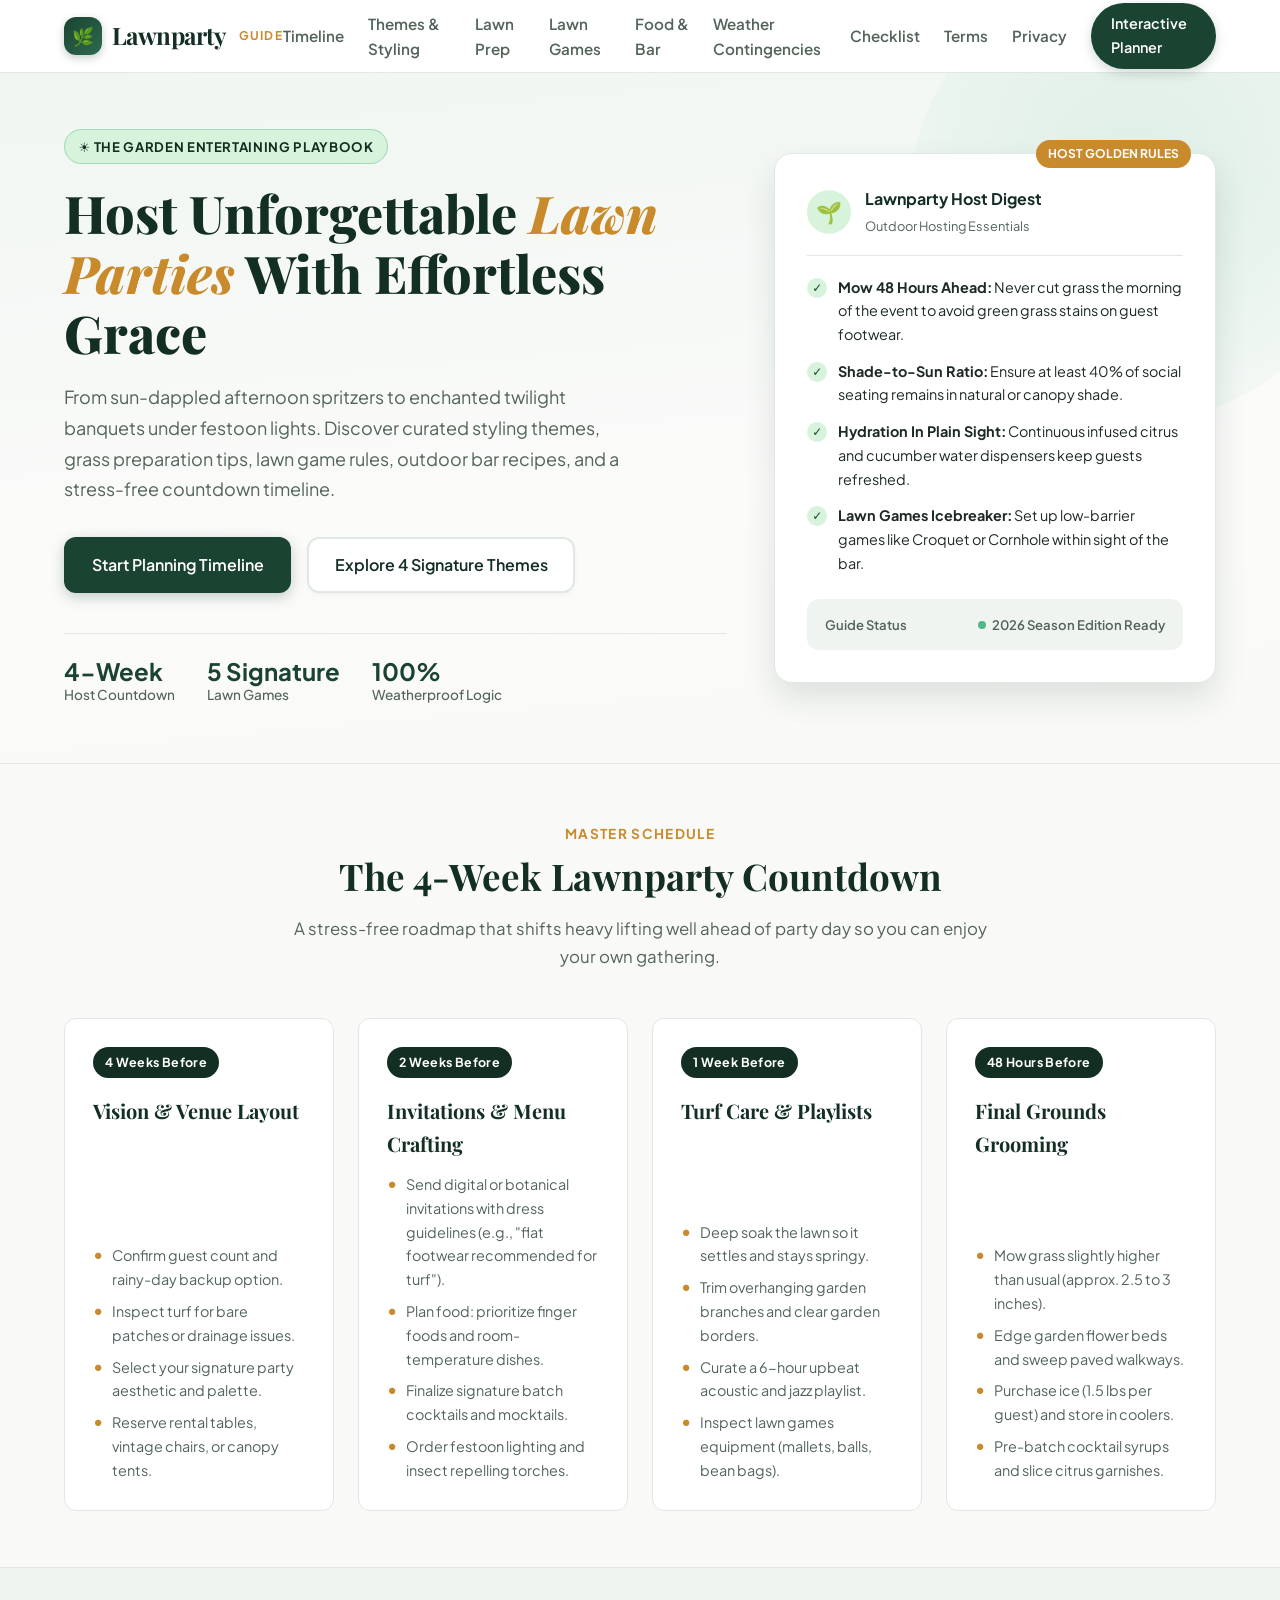
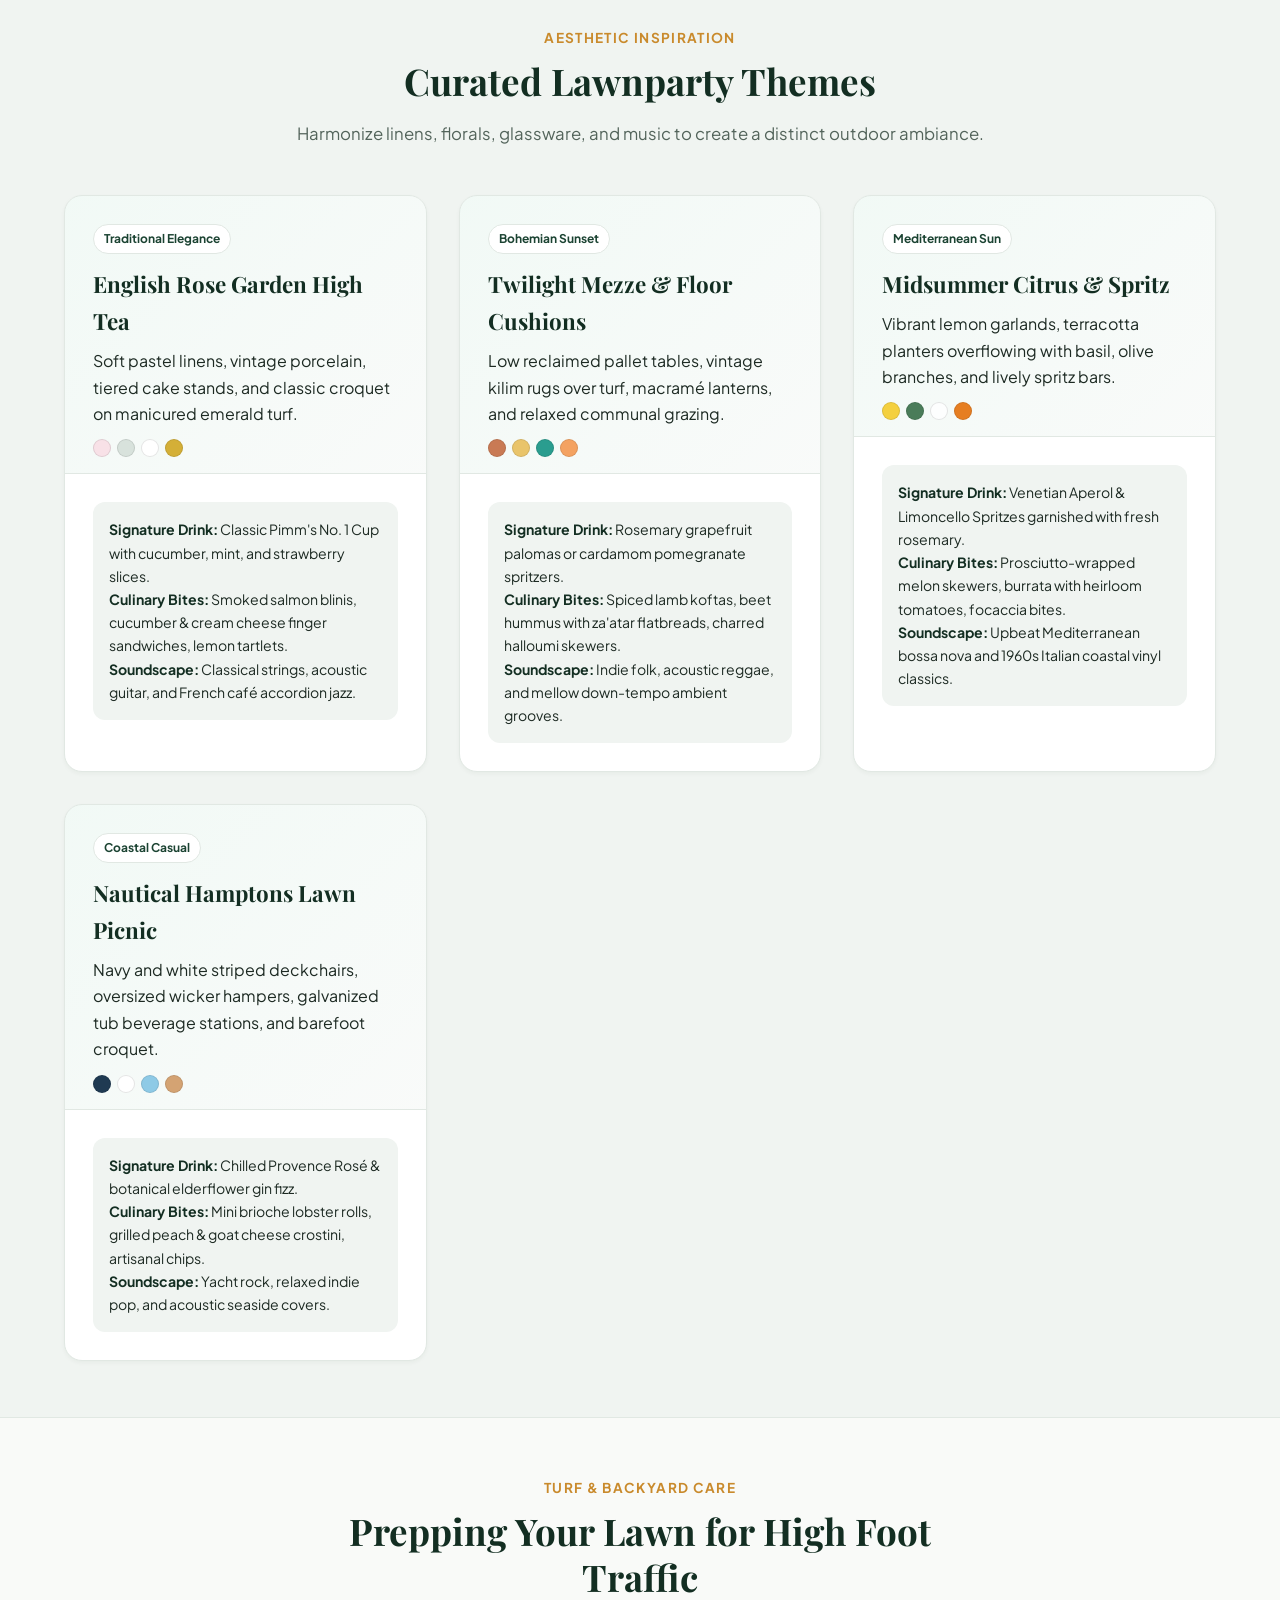
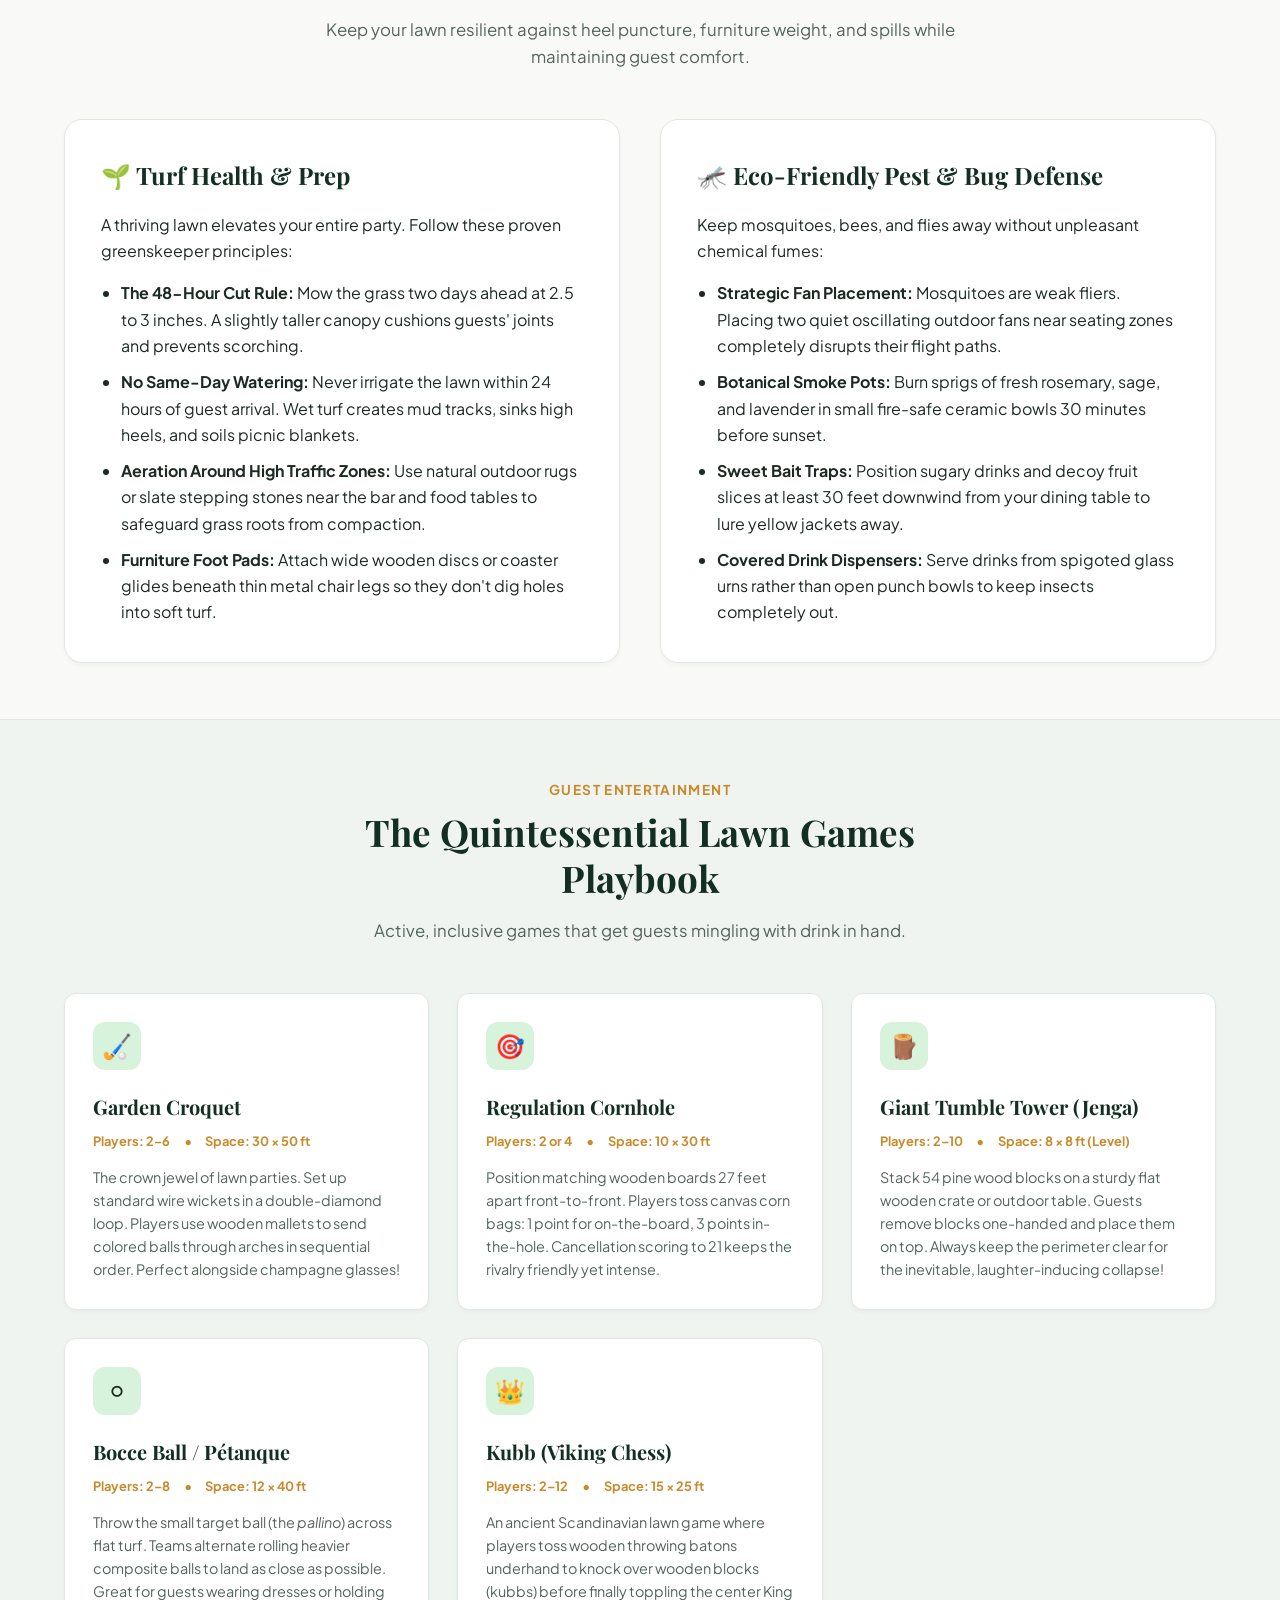
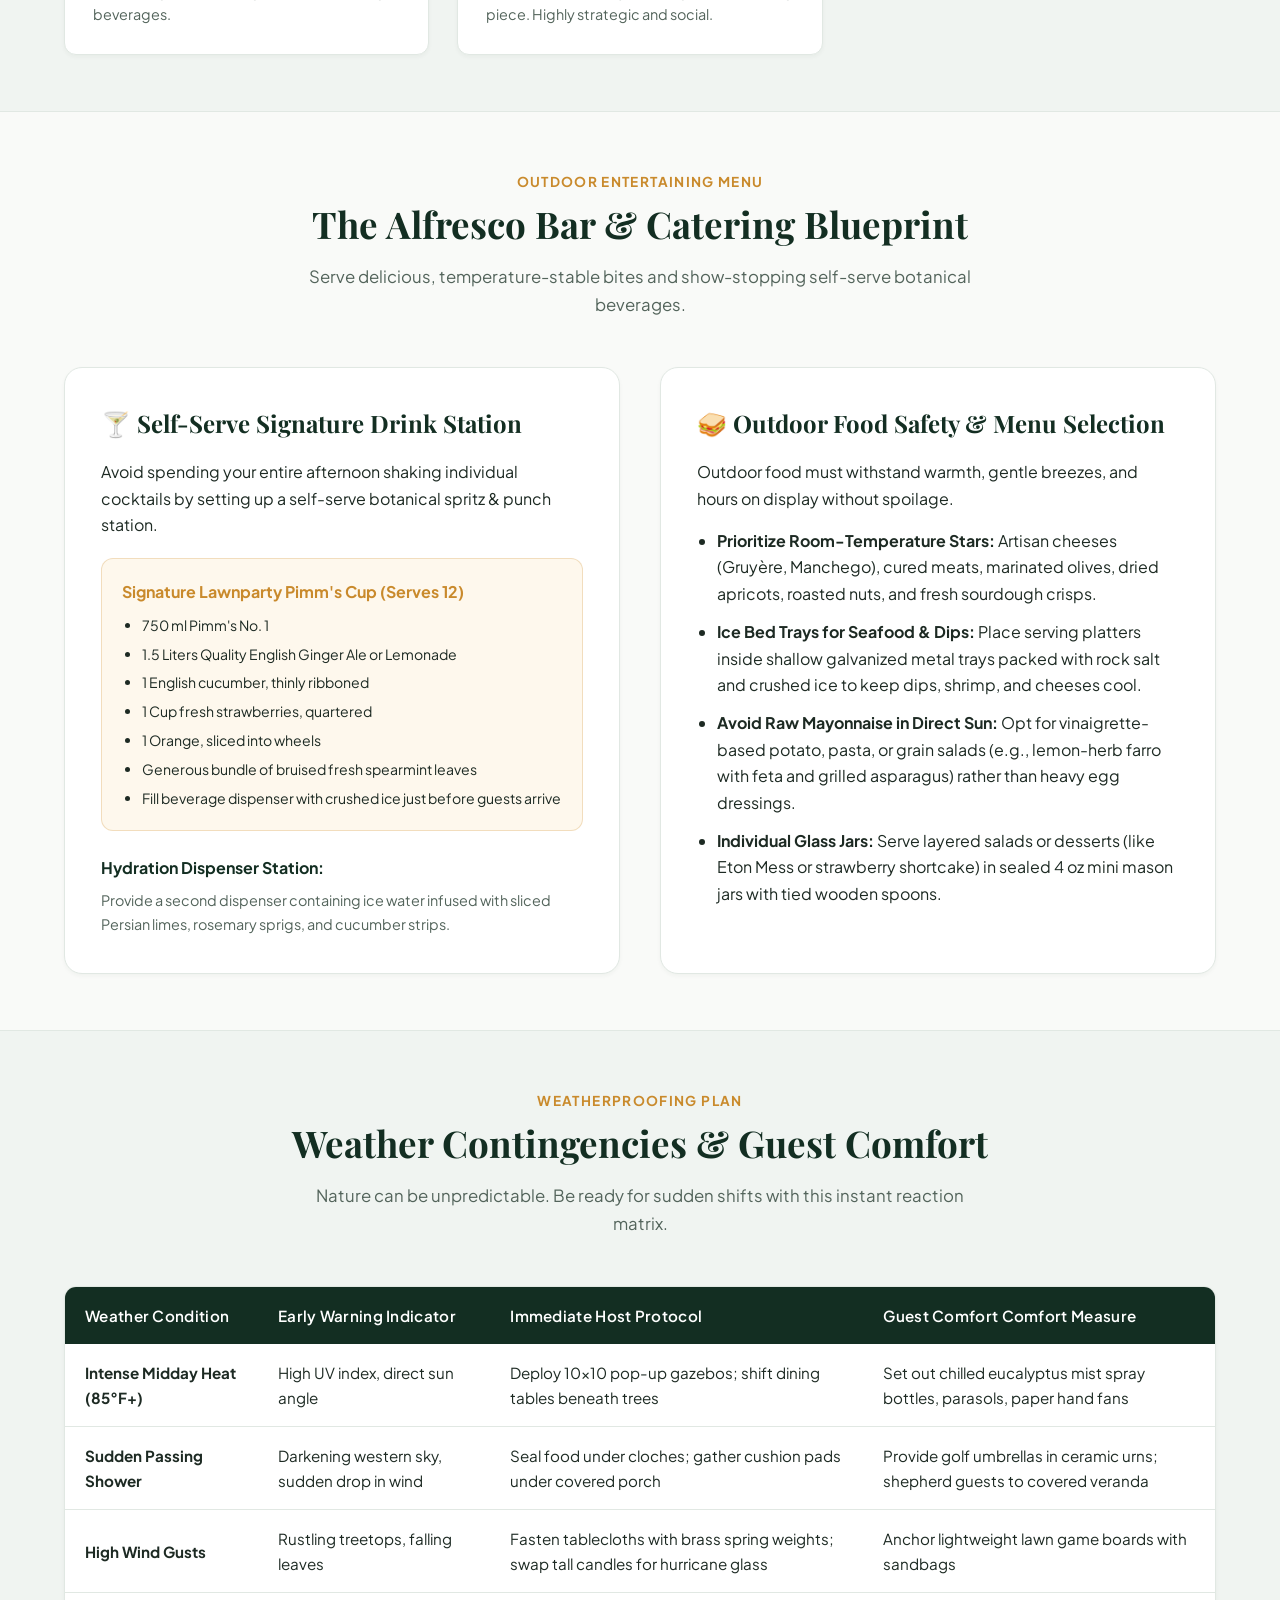
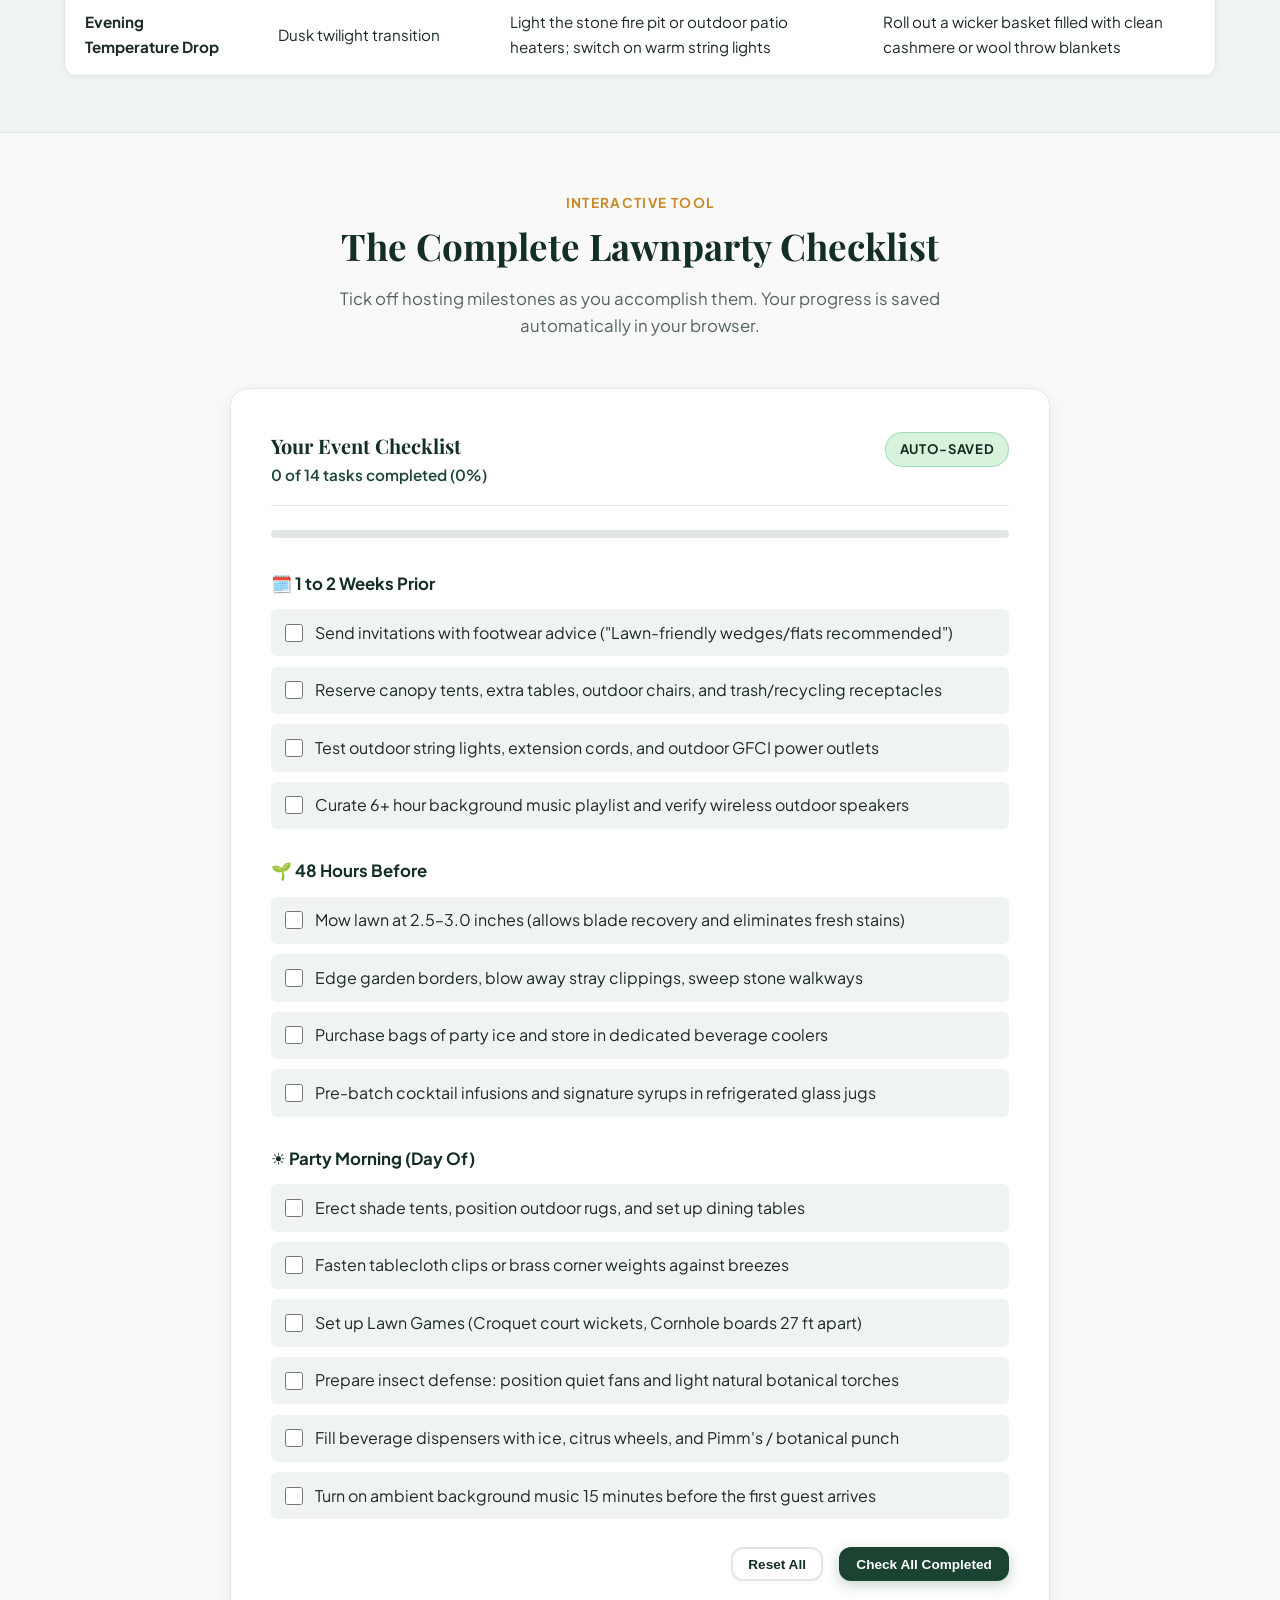
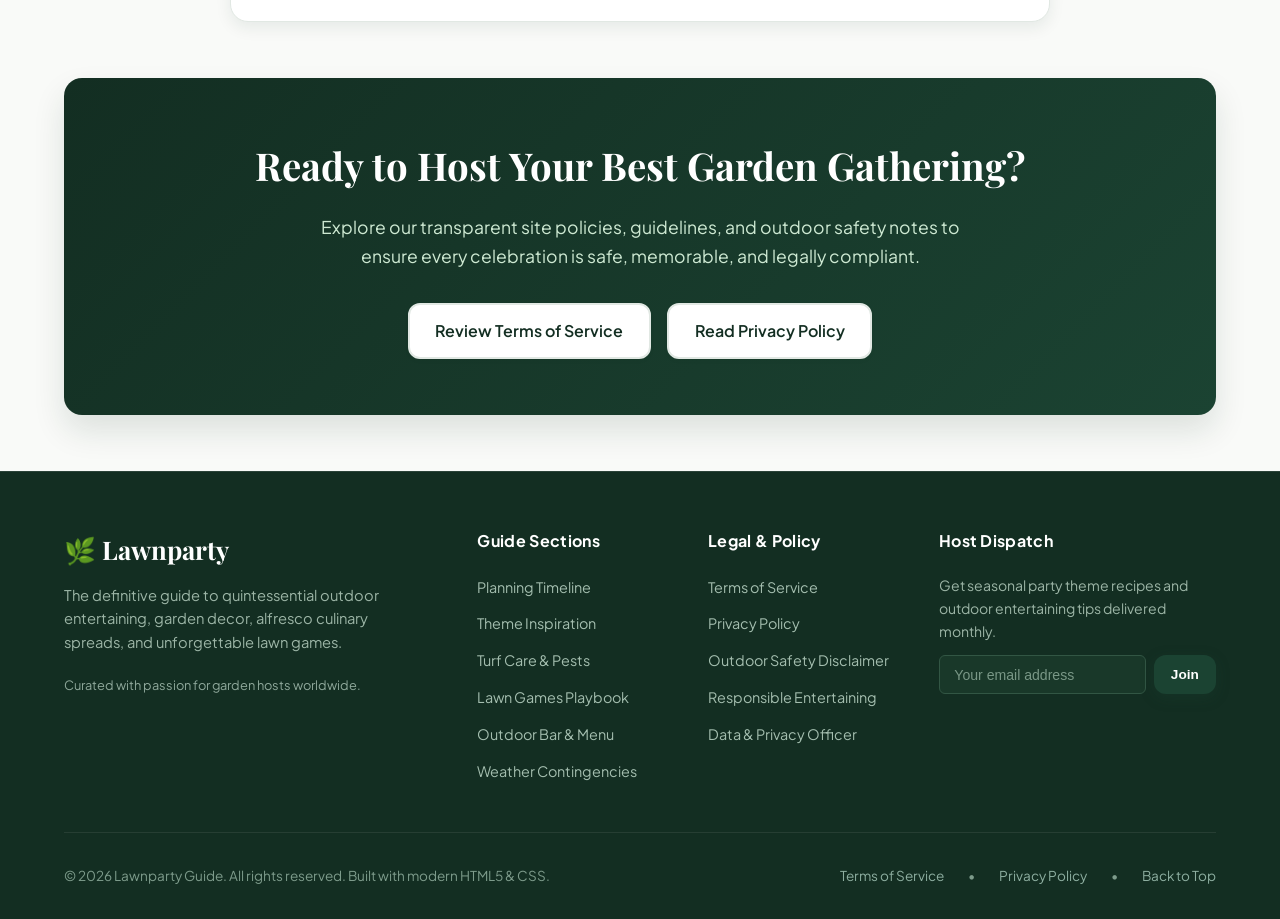
<file: index.html>
<!DOCTYPE html>
<html lang="en">
<head>
  <meta charset="UTF-8">
  <meta name="viewport" content="width=device-width, initial-scale=1.0">
  <meta name="description" content="Lawnparty - The definitive outdoor entertaining and garden party guide. Master event planning timelines, themes, lawn games, food & drink setups, and weatherproofing.">
  <title>Lawnparty — The Ultimate Outdoor Entertaining & Garden Party Guide</title>
  <link rel="stylesheet" href="styles.css">
  <link rel="preconnect" href="https://fonts.googleapis.com">
  <link rel="preconnect" href="https://fonts.gstatic.com" crossorigin>
  <link href="https://fonts.googleapis.com/css2?family=Playfair+Display:ital,wght@0,600;0,700;0,800;1,600&family=Plus+Jakarta+Sans:wght@400;500;600;700&display=swap" rel="stylesheet">
</head>
<body>
  <a href="#main-content" class="skip-to-content">Skip to main content</a>

  <!-- Header & Navigation -->
  <header class="site-header" role="banner">
    <div class="container nav-wrapper">
      <a href="index.html" class="brand-logo" aria-label="Lawnparty Home">
        <span class="brand-icon">🌿</span>
        <span>Lawnparty</span>
        <span class="brand-tagline-sub">Guide</span>
      </a>

      <button class="mobile-toggle" aria-label="Toggle navigation menu" aria-expanded="false">
        <svg viewBox="0 0 24 24" fill="none" stroke="currentColor" stroke-width="2" stroke-linecap="round" stroke-linejoin="round">
          <line x1="3" y1="12" x2="21" y2="12"></line>
          <line x1="3" y1="6" x2="21" y2="6"></line>
          <line x1="3" y1="18" x2="21" y2="18"></line>
        </svg>
      </button>

      <nav class="nav-links" role="navigation" aria-label="Main Navigation">
        <a href="#timeline" class="nav-link">Timeline</a>
        <a href="#themes" class="nav-link">Themes &amp; Styling</a>
        <a href="#lawn-prep" class="nav-link">Lawn Prep</a>
        <a href="#games" class="nav-link">Lawn Games</a>
        <a href="#catering" class="nav-link">Food &amp; Bar</a>
        <a href="#weather" class="nav-link">Weather Contingencies</a>
        <a href="#checklist" class="nav-link">Checklist</a>
        <a href="terms.html" class="nav-link">Terms</a>
        <a href="privacy.html" class="nav-link">Privacy</a>
        <a href="#checklist" class="header-cta-btn">Interactive Planner</a>
      </nav>
    </div>
  </header>

  <main id="main-content">
    <!-- Hero Section -->
    <section class="hero" aria-labelledby="hero-heading">
      <div class="container hero-content">
        <div class="hero-text-col">
          <span class="badge-tag">☀️ The Garden Entertaining Playbook</span>
          <h1 id="hero-heading" class="hero-title">Host Unforgettable <span>Lawn Parties</span> With Effortless Grace</h1>
          <p class="hero-description">
            From sun-dappled afternoon spritzers to enchanted twilight banquets under festoon lights. Discover curated styling themes, grass preparation tips, lawn game rules, outdoor bar recipes, and a stress-free countdown timeline.
          </p>

          <div class="hero-actions">
            <a href="#timeline" class="btn btn-primary">Start Planning Timeline</a>
            <a href="#themes" class="btn btn-secondary">Explore 4 Signature Themes</a>
          </div>

          <div class="hero-highlights">
            <div class="highlight-item">
              <h3>4-Week</h3>
              <p>Host Countdown</p>
            </div>
            <div class="highlight-item">
              <h3>5 Signature</h3>
              <p>Lawn Games</p>
            </div>
            <div class="highlight-item">
              <h3>100%</h3>
              <p>Weatherproof Logic</p>
            </div>
          </div>
        </div>

        <div class="hero-visual-card" aria-label="Garden Host Quick Overview Card">
          <div class="hero-visual-badge">Host Golden Rules</div>
          <div class="planner-preview-header">
            <div class="preview-avatar">🌱</div>
            <div class="preview-info">
              <h4>Lawnparty Host Digest</h4>
              <span>Outdoor Hosting Essentials</span>
            </div>
          </div>

          <ul class="quick-rules-list">
            <li>
              <span class="check-icon">✓</span>
              <span><strong>Mow 48 Hours Ahead:</strong> Never cut grass the morning of the event to avoid green grass stains on guest footwear.</span>
            </li>
            <li>
              <span class="check-icon">✓</span>
              <span><strong>Shade-to-Sun Ratio:</strong> Ensure at least 40% of social seating remains in natural or canopy shade.</span>
            </li>
            <li>
              <span class="check-icon">✓</span>
              <span><strong>Hydration In Plain Sight:</strong> Continuous infused citrus and cucumber water dispensers keep guests refreshed.</span>
            </li>
            <li>
              <span class="check-icon">✓</span>
              <span><strong>Lawn Games Icebreaker:</strong> Set up low-barrier games like Croquet or Cornhole within sight of the bar.</span>
            </li>
          </ul>

          <div class="hero-card-footer">
            <span>Guide Status</span>
            <span class="status-indicator">
              <span class="status-dot"></span>
              2026 Season Edition Ready
            </span>
          </div>
        </div>
      </div>
    </section>

    <!-- Planning Timeline Section -->
    <section id="timeline" class="section">
      <div class="container">
        <div class="section-header">
          <span class="section-label">Master Schedule</span>
          <h2 class="section-title">The 4-Week Lawnparty Countdown</h2>
          <p class="section-subtitle">A stress-free roadmap that shifts heavy lifting well ahead of party day so you can enjoy your own gathering.</p>
        </div>

        <div class="timeline-grid">
          <!-- Step 1 -->
          <article class="timeline-card">
            <span class="timeline-time-tag">4 Weeks Before</span>
            <h4>Vision &amp; Venue Layout</h4>
            <ul>
              <li>Confirm guest count and rainy-day backup option.</li>
              <li>Inspect turf for bare patches or drainage issues.</li>
              <li>Select your signature party aesthetic and palette.</li>
              <li>Reserve rental tables, vintage chairs, or canopy tents.</li>
            </ul>
          </article>

          <!-- Step 2 -->
          <article class="timeline-card">
            <span class="timeline-time-tag">2 Weeks Before</span>
            <h4>Invitations &amp; Menu Crafting</h4>
            <ul>
              <li>Send digital or botanical invitations with dress guidelines (e.g., "flat footwear recommended for turf").</li>
              <li>Plan food: prioritize finger foods and room-temperature dishes.</li>
              <li>Finalize signature batch cocktails and mocktails.</li>
              <li>Order festoon lighting and insect repelling torches.</li>
            </ul>
          </article>

          <!-- Step 3 -->
          <article class="timeline-card">
            <span class="timeline-time-tag">1 Week Before</span>
            <h4>Turf Care &amp; Playlists</h4>
            <ul>
              <li>Deep soak the lawn so it settles and stays springy.</li>
              <li>Trim overhanging garden branches and clear garden borders.</li>
              <li>Curate a 6-hour upbeat acoustic and jazz playlist.</li>
              <li>Inspect lawn games equipment (mallets, balls, bean bags).</li>
            </ul>
          </article>

          <!-- Step 4 -->
          <article class="timeline-card">
            <span class="timeline-time-tag">48 Hours Before</span>
            <h4>Final Grounds Grooming</h4>
            <ul>
              <li>Mow grass slightly higher than usual (approx. 2.5 to 3 inches).</li>
              <li>Edge garden flower beds and sweep paved walkways.</li>
              <li>Purchase ice (1.5 lbs per guest) and store in coolers.</li>
              <li>Pre-batch cocktail syrups and slice citrus garnishes.</li>
            </ul>
          </article>
        </div>
      </div>
    </section>

    <!-- Themes & Styling Section -->
    <section id="themes" class="section section-alt">
      <div class="container">
        <div class="section-header">
          <span class="section-label">Aesthetic Inspiration</span>
          <h2 class="section-title">Curated Lawnparty Themes</h2>
          <p class="section-subtitle">Harmonize linens, florals, glassware, and music to create a distinct outdoor ambiance.</p>
        </div>

        <div class="theme-cards-grid">
          <!-- Theme 1 -->
          <article class="theme-card">
            <div class="theme-header">
              <span class="theme-badge">Traditional Elegance</span>
              <h3 class="theme-title">English Rose Garden High Tea</h3>
              <p>Soft pastel linens, vintage porcelain, tiered cake stands, and classic croquet on manicured emerald turf.</p>
              <div class="theme-palette" aria-label="Color palette">
                <span class="color-dot" style="background: #f8e1e7;" title="Blush Rose"></span>
                <span class="color-dot" style="background: #d8e2dc;" title="Sage Mist"></span>
                <span class="color-dot" style="background: #ffffff;" title="Crisp Linen"></span>
                <span class="color-dot" style="background: #d4af37;" title="Antique Gold"></span>
              </div>
            </div>
            <div class="theme-body">
              <ul class="theme-details-list">
                <li><strong>Signature Drink:</strong> Classic Pimm's No. 1 Cup with cucumber, mint, and strawberry slices.</li>
                <li><strong>Culinary Bites:</strong> Smoked salmon blinis, cucumber &amp; cream cheese finger sandwiches, lemon tartlets.</li>
                <li><strong>Soundscape:</strong> Classical strings, acoustic guitar, and French café accordion jazz.</li>
              </ul>
            </div>
          </article>

          <!-- Theme 2 -->
          <article class="theme-card">
            <div class="theme-header">
              <span class="theme-badge">Bohemian Sunset</span>
              <h3 class="theme-title">Twilight Mezze &amp; Floor Cushions</h3>
              <p>Low reclaimed pallet tables, vintage kilim rugs over turf, macramé lanterns, and relaxed communal grazing.</p>
              <div class="theme-palette" aria-label="Color palette">
                <span class="color-dot" style="background: #c97a54;" title="Terracotta"></span>
                <span class="color-dot" style="background: #e9c46a;" title="Ochre Sand"></span>
                <span class="color-dot" style="background: #2a9d8f;" title="Deep Eucalyptus"></span>
                <span class="color-dot" style="background: #f4a261;" title="Warm Amber"></span>
              </div>
            </div>
            <div class="theme-body">
              <ul class="theme-details-list">
                <li><strong>Signature Drink:</strong> Rosemary grapefruit palomas or cardamom pomegranate spritzers.</li>
                <li><strong>Culinary Bites:</strong> Spiced lamb koftas, beet hummus with za'atar flatbreads, charred halloumi skewers.</li>
                <li><strong>Soundscape:</strong> Indie folk, acoustic reggae, and mellow down-tempo ambient grooves.</li>
              </ul>
            </div>
          </article>

          <!-- Theme 3 -->
          <article class="theme-card">
            <div class="theme-header">
              <span class="theme-badge">Mediterranean Sun</span>
              <h3 class="theme-title">Midsummer Citrus &amp; Spritz</h3>
              <p>Vibrant lemon garlands, terracotta planters overflowing with basil, olive branches, and lively spritz bars.</p>
              <div class="theme-palette" aria-label="Color palette">
                <span class="color-dot" style="background: #f4d03f;" title="Amalfi Lemon"></span>
                <span class="color-dot" style="background: #4a7c59;" title="Olive Leaf"></span>
                <span class="color-dot" style="background: #fdfefe;" title="Sun bleached White"></span>
                <span class="color-dot" style="background: #e67e22;" title="Aperol Orange"></span>
              </div>
            </div>
            <div class="theme-body">
              <ul class="theme-details-list">
                <li><strong>Signature Drink:</strong> Venetian Aperol &amp; Limoncello Spritzes garnished with fresh rosemary.</li>
                <li><strong>Culinary Bites:</strong> Prosciutto-wrapped melon skewers, burrata with heirloom tomatoes, focaccia bites.</li>
                <li><strong>Soundscape:</strong> Upbeat Mediterranean bossa nova and 1960s Italian coastal vinyl classics.</li>
              </ul>
            </div>
          </article>

          <!-- Theme 4 -->
          <article class="theme-card">
            <div class="theme-header">
              <span class="theme-badge">Coastal Casual</span>
              <h3 class="theme-title">Nautical Hamptons Lawn Picnic</h3>
              <p>Navy and white striped deckchairs, oversized wicker hampers, galvanized tub beverage stations, and barefoot croquet.</p>
              <div class="theme-palette" aria-label="Color palette">
                <span class="color-dot" style="background: #1f3a52;" title="Nautical Navy"></span>
                <span class="color-dot" style="background: #ffffff;" title="Chalk White"></span>
                <span class="color-dot" style="background: #8ecae6;" title="Sea Glass"></span>
                <span class="color-dot" style="background: #d4a373;" title="Wicker Sand"></span>
              </div>
            </div>
            <div class="theme-body">
              <ul class="theme-details-list">
                <li><strong>Signature Drink:</strong> Chilled Provence Rosé &amp; botanical elderflower gin fizz.</li>
                <li><strong>Culinary Bites:</strong> Mini brioche lobster rolls, grilled peach &amp; goat cheese crostini, artisanal chips.</li>
                <li><strong>Soundscape:</strong> Yacht rock, relaxed indie pop, and acoustic seaside covers.</li>
              </ul>
            </div>
          </article>
        </div>
      </div>
    </section>

    <!-- Turf & Grounds Management -->
    <section id="lawn-prep" class="section">
      <div class="container">
        <div class="section-header">
          <span class="section-label">Turf &amp; Backyard Care</span>
          <h2 class="section-title">Prepping Your Lawn for High Foot Traffic</h2>
          <p class="section-subtitle">Keep your lawn resilient against heel puncture, furniture weight, and spills while maintaining guest comfort.</p>
        </div>

        <div class="catering-split">
          <div class="catering-card">
            <h3>🌱 Turf Health &amp; Prep</h3>
            <p>A thriving lawn elevates your entire party. Follow these proven greenskeeper principles:</p>
            <ul style="padding-left: 1.25rem; margin-top: 1rem; display: flex; flex-direction: column; gap: 0.6rem;">
              <li><strong>The 48-Hour Cut Rule:</strong> Mow the grass two days ahead at 2.5 to 3 inches. A slightly taller canopy cushions guests' joints and prevents scorching.</li>
              <li><strong>No Same-Day Watering:</strong> Never irrigate the lawn within 24 hours of guest arrival. Wet turf creates mud tracks, sinks high heels, and soils picnic blankets.</li>
              <li><strong>Aeration Around High Traffic Zones:</strong> Use natural outdoor rugs or slate stepping stones near the bar and food tables to safeguard grass roots from compaction.</li>
              <li><strong>Furniture Foot Pads:</strong> Attach wide wooden discs or coaster glides beneath thin metal chair legs so they don't dig holes into soft turf.</li>
            </ul>
          </div>

          <div class="catering-card">
            <h3>🦟 Eco-Friendly Pest &amp; Bug Defense</h3>
            <p>Keep mosquitoes, bees, and flies away without unpleasant chemical fumes:</p>
            <ul style="padding-left: 1.25rem; margin-top: 1rem; display: flex; flex-direction: column; gap: 0.6rem;">
              <li><strong>Strategic Fan Placement:</strong> Mosquitoes are weak fliers. Placing two quiet oscillating outdoor fans near seating zones completely disrupts their flight paths.</li>
              <li><strong>Botanical Smoke Pots:</strong> Burn sprigs of fresh rosemary, sage, and lavender in small fire-safe ceramic bowls 30 minutes before sunset.</li>
              <li><strong>Sweet Bait Traps:</strong> Position sugary drinks and decoy fruit slices at least 30 feet downwind from your dining table to lure yellow jackets away.</li>
              <li><strong>Covered Drink Dispensers:</strong> Serve drinks from spigoted glass urns rather than open punch bowls to keep insects completely out.</li>
            </ul>
          </div>
        </div>
      </div>
    </section>

    <!-- Lawn Games Playbook -->
    <section id="games" class="section section-alt">
      <div class="container">
        <div class="section-header">
          <span class="section-label">Guest Entertainment</span>
          <h2 class="section-title">The Quintessential Lawn Games Playbook</h2>
          <p class="section-subtitle">Active, inclusive games that get guests mingling with drink in hand.</p>
        </div>

        <div class="games-grid">
          <!-- Game 1 -->
          <article class="game-box">
            <div class="game-icon-wrap">🏑</div>
            <h3 class="game-title">Garden Croquet</h3>
            <div class="game-meta">
              <span>Players: 2–6</span> • <span>Space: 30 × 50 ft</span>
            </div>
            <p>The crown jewel of lawn parties. Set up standard wire wickets in a double-diamond loop. Players use wooden mallets to send colored balls through arches in sequential order. Perfect alongside champagne glasses!</p>
          </article>

          <!-- Game 2 -->
          <article class="game-box">
            <div class="game-icon-wrap">🎯</div>
            <h3 class="game-title">Regulation Cornhole</h3>
            <div class="game-meta">
              <span>Players: 2 or 4</span> • <span>Space: 10 × 30 ft</span>
            </div>
            <p>Position matching wooden boards 27 feet apart front-to-front. Players toss canvas corn bags: 1 point for on-the-board, 3 points in-the-hole. Cancellation scoring to 21 keeps the rivalry friendly yet intense.</p>
          </article>

          <!-- Game 3 -->
          <article class="game-box">
            <div class="game-icon-wrap">🪵</div>
            <h3 class="game-title">Giant Tumble Tower (Jenga)</h3>
            <div class="game-meta">
              <span>Players: 2–10</span> • <span>Space: 8 × 8 ft (Level)</span>
            </div>
            <p>Stack 54 pine wood blocks on a sturdy flat wooden crate or outdoor table. Guests remove blocks one-handed and place them on top. Always keep the perimeter clear for the inevitable, laughter-inducing collapse!</p>
          </article>

          <!-- Game 4 -->
          <article class="game-box">
            <div class="game-icon-wrap">⚪</div>
            <h3 class="game-title">Bocce Ball / Pétanque</h3>
            <div class="game-meta">
              <span>Players: 2–8</span> • <span>Space: 12 × 40 ft</span>
            </div>
            <p>Throw the small target ball (the <em>pallino</em>) across flat turf. Teams alternate rolling heavier composite balls to land as close as possible. Great for guests wearing dresses or holding beverages.</p>
          </article>

          <!-- Game 5 -->
          <article class="game-box">
            <div class="game-icon-wrap">👑</div>
            <h3 class="game-title">Kubb (Viking Chess)</h3>
            <div class="game-meta">
              <span>Players: 2–12</span> • <span>Space: 15 × 25 ft</span>
            </div>
            <p>An ancient Scandinavian lawn game where players toss wooden throwing batons underhand to knock over wooden blocks (kubbs) before finally toppling the center King piece. Highly strategic and social.</p>
          </article>
        </div>
      </div>
    </section>

    <!-- Food & Bar Strategy -->
    <section id="catering" class="section">
      <div class="container">
        <div class="section-header">
          <span class="section-label">Outdoor Entertaining Menu</span>
          <h2 class="section-title">The Alfresco Bar &amp; Catering Blueprint</h2>
          <p class="section-subtitle">Serve delicious, temperature-stable bites and show-stopping self-serve botanical beverages.</p>
        </div>

        <div class="catering-split">
          <div class="catering-card">
            <h3>🍸 Self-Serve Signature Drink Station</h3>
            <p>Avoid spending your entire afternoon shaking individual cocktails by setting up a self-serve botanical spritz &amp; punch station.</p>

            <div class="drink-recipe-box">
              <h4>Signature Lawnparty Pimm's Cup (Serves 12)</h4>
              <ul>
                <li>750 ml Pimm's No. 1</li>
                <li>1.5 Liters Quality English Ginger Ale or Lemonade</li>
                <li>1 English cucumber, thinly ribboned</li>
                <li>1 Cup fresh strawberries, quartered</li>
                <li>1 Orange, sliced into wheels</li>
                <li>Generous bundle of bruised fresh spearmint leaves</li>
                <li>Fill beverage dispenser with crushed ice just before guests arrive</li>
              </ul>
            </div>

            <div style="margin-top: 1.5rem;">
              <h4 style="font-size: 1rem; color: var(--primary-dark); margin-bottom: 0.5rem;">Hydration Dispenser Station:</h4>
              <p style="font-size: 0.9rem; color: var(--text-muted);">
                Provide a second dispenser containing ice water infused with sliced Persian limes, rosemary sprigs, and cucumber strips.
              </p>
            </div>
          </div>

          <div class="catering-card">
            <h3>🥪 Outdoor Food Safety &amp; Menu Selection</h3>
            <p>Outdoor food must withstand warmth, gentle breezes, and hours on display without spoilage.</p>

            <ul style="padding-left: 1.25rem; margin-top: 1rem; display: flex; flex-direction: column; gap: 0.75rem;">
              <li><strong>Prioritize Room-Temperature Stars:</strong> Artisan cheeses (Gruyère, Manchego), cured meats, marinated olives, dried apricots, roasted nuts, and fresh sourdough crisps.</li>
              <li><strong>Ice Bed Trays for Seafood &amp; Dips:</strong> Place serving platters inside shallow galvanized metal trays packed with rock salt and crushed ice to keep dips, shrimp, and cheeses cool.</li>
              <li><strong>Avoid Raw Mayonnaise in Direct Sun:</strong> Opt for vinaigrette-based potato, pasta, or grain salads (e.g., lemon-herb farro with feta and grilled asparagus) rather than heavy egg dressings.</li>
              <li><strong>Individual Glass Jars:</strong> Serve layered salads or desserts (like Eton Mess or strawberry shortcake) in sealed 4 oz mini mason jars with tied wooden spoons.</li>
            </ul>
          </div>
        </div>
      </div>
    </section>

    <!-- Weather Contingency Matrix -->
    <section id="weather" class="section section-alt">
      <div class="container">
        <div class="section-header">
          <span class="section-label">Weatherproofing Plan</span>
          <h2 class="section-title">Weather Contingencies &amp; Guest Comfort</h2>
          <p class="section-subtitle">Nature can be unpredictable. Be ready for sudden shifts with this instant reaction matrix.</p>
        </div>

        <div class="matrix-table-wrap">
          <table class="matrix-table" aria-label="Weather contingency response guide">
            <thead>
              <tr>
                <th scope="col">Weather Condition</th>
                <th scope="col">Early Warning Indicator</th>
                <th scope="col">Immediate Host Protocol</th>
                <th scope="col">Guest Comfort Comfort Measure</th>
              </tr>
            </thead>
            <tbody>
              <tr>
                <td><strong>Intense Midday Heat (85°F+)</strong></td>
                <td>High UV index, direct sun angle</td>
                <td>Deploy 10×10 pop-up gazebos; shift dining tables beneath trees</td>
                <td>Set out chilled eucalyptus mist spray bottles, parasols, paper hand fans</td>
              </tr>
              <tr>
                <td><strong>Sudden Passing Shower</strong></td>
                <td>Darkening western sky, sudden drop in wind</td>
                <td>Seal food under cloches; gather cushion pads under covered porch</td>
                <td>Provide golf umbrellas in ceramic urns; shepherd guests to covered veranda</td>
              </tr>
              <tr>
                <td><strong>High Wind Gusts</strong></td>
                <td>Rustling treetops, falling leaves</td>
                <td>Fasten tablecloths with brass spring weights; swap tall candles for hurricane glass</td>
                <td>Anchor lightweight lawn game boards with sandbags</td>
              </tr>
              <tr>
                <td><strong>Evening Temperature Drop</strong></td>
                <td>Dusk twilight transition</td>
                <td>Light the stone fire pit or outdoor patio heaters; switch on warm string lights</td>
                <td>Roll out a wicker basket filled with clean cashmere or wool throw blankets</td>
              </tr>
            </tbody>
          </table>
        </div>
      </div>
    </section>

    <!-- Interactive Checklist -->
    <section id="checklist" class="section">
      <div class="container">
        <div class="section-header">
          <span class="section-label">Interactive Tool</span>
          <h2 class="section-title">The Complete Lawnparty Checklist</h2>
          <p class="section-subtitle">Tick off hosting milestones as you accomplish them. Your progress is saved automatically in your browser.</p>
        </div>

        <div class="checklist-container">
          <div class="checklist-header">
            <div>
              <h3 style="font-size: 1.25rem; font-family: var(--font-heading); color: var(--primary-dark);">Your Event Checklist</h3>
              <span class="checklist-progress-text">0 of 14 tasks completed (0%)</span>
            </div>
            <div>
              <span class="badge-tag">Auto-Saved</span>
            </div>
          </div>

          <div class="progress-bar-container" role="progressbar" aria-valuemin="0" aria-valuemax="100" aria-valuenow="0">
            <div class="progress-bar-fill"></div>
          </div>

          <!-- Phase 1 -->
          <div class="checklist-group">
            <div class="checklist-group-title">🗓️ 1 to 2 Weeks Prior</div>
            <ul class="checklist-items">
              <li class="checklist-item">
                <input type="checkbox" id="task-1">
                <label for="task-1">Send invitations with footwear advice ("Lawn-friendly wedges/flats recommended")</label>
              </li>
              <li class="checklist-item">
                <input type="checkbox" id="task-2">
                <label for="task-2">Reserve canopy tents, extra tables, outdoor chairs, and trash/recycling receptacles</label>
              </li>
              <li class="checklist-item">
                <input type="checkbox" id="task-3">
                <label for="task-3">Test outdoor string lights, extension cords, and outdoor GFCI power outlets</label>
              </li>
              <li class="checklist-item">
                <input type="checkbox" id="task-4">
                <label for="task-4">Curate 6+ hour background music playlist and verify wireless outdoor speakers</label>
              </li>
            </ul>
          </div>

          <!-- Phase 2 -->
          <div class="checklist-group">
            <div class="checklist-group-title">🌱 48 Hours Before</div>
            <ul class="checklist-items">
              <li class="checklist-item">
                <input type="checkbox" id="task-5">
                <label for="task-5">Mow lawn at 2.5–3.0 inches (allows blade recovery and eliminates fresh stains)</label>
              </li>
              <li class="checklist-item">
                <input type="checkbox" id="task-6">
                <label for="task-6">Edge garden borders, blow away stray clippings, sweep stone walkways</label>
              </li>
              <li class="checklist-item">
                <input type="checkbox" id="task-7">
                <label for="task-7">Purchase bags of party ice and store in dedicated beverage coolers</label>
              </li>
              <li class="checklist-item">
                <input type="checkbox" id="task-8">
                <label for="task-8">Pre-batch cocktail infusions and signature syrups in refrigerated glass jugs</label>
              </li>
            </ul>
          </div>

          <!-- Phase 3 -->
          <div class="checklist-group">
            <div class="checklist-group-title">☀️ Party Morning (Day Of)</div>
            <ul class="checklist-items">
              <li class="checklist-item">
                <input type="checkbox" id="task-9">
                <label for="task-9">Erect shade tents, position outdoor rugs, and set up dining tables</label>
              </li>
              <li class="checklist-item">
                <input type="checkbox" id="task-10">
                <label for="task-10">Fasten tablecloth clips or brass corner weights against breezes</label>
              </li>
              <li class="checklist-item">
                <input type="checkbox" id="task-11">
                <label for="task-11">Set up Lawn Games (Croquet court wickets, Cornhole boards 27 ft apart)</label>
              </li>
              <li class="checklist-item">
                <input type="checkbox" id="task-12">
                <label for="task-12">Prepare insect defense: position quiet fans and light natural botanical torches</label>
              </li>
              <li class="checklist-item">
                <input type="checkbox" id="task-13">
                <label for="task-13">Fill beverage dispensers with ice, citrus wheels, and Pimm's / botanical punch</label>
              </li>
              <li class="checklist-item">
                <input type="checkbox" id="task-14">
                <label for="task-14">Turn on ambient background music 15 minutes before the first guest arrives</label>
              </li>
            </ul>
          </div>

          <div class="checklist-actions">
            <button type="button" id="reset-checklist" class="btn btn-secondary btn-sm">Reset All</button>
            <button type="button" id="check-all-checklist" class="btn btn-primary btn-sm">Check All Completed</button>
          </div>
        </div>

        <!-- Call to action banner -->
        <div class="cta-banner">
          <h2>Ready to Host Your Best Garden Gathering?</h2>
          <p>Explore our transparent site policies, guidelines, and outdoor safety notes to ensure every celebration is safe, memorable, and legally compliant.</p>
          <div style="display: flex; gap: 1rem; justify-content: center; flex-wrap: wrap;">
            <a href="terms.html" class="btn btn-secondary">Review Terms of Service</a>
            <a href="privacy.html" class="btn btn-secondary">Read Privacy Policy</a>
          </div>
        </div>
      </div>
    </section>
  </main>

  <!-- Site Footer -->
  <footer class="site-footer" role="contentinfo">
    <div class="container">
      <div class="footer-top">
        <div class="footer-brand">
          <h3>🌿 Lawnparty</h3>
          <p>The definitive guide to quintessential outdoor entertaining, garden decor, alfresco culinary spreads, and unforgettable lawn games.</p>
          <p style="font-size: 0.8rem; color: #8fa89b;">Curated with passion for garden hosts worldwide.</p>
        </div>

        <div class="footer-column">
          <h4>Guide Sections</h4>
          <ul>
            <li><a href="#timeline">Planning Timeline</a></li>
            <li><a href="#themes">Theme Inspiration</a></li>
            <li><a href="#lawn-prep">Turf Care &amp; Pests</a></li>
            <li><a href="#games">Lawn Games Playbook</a></li>
            <li><a href="#catering">Outdoor Bar &amp; Menu</a></li>
            <li><a href="#weather">Weather Contingencies</a></li>
          </ul>
        </div>

        <div class="footer-column">
          <h4>Legal &amp; Policy</h4>
          <ul>
            <li><a href="terms.html">Terms of Service</a></li>
            <li><a href="privacy.html">Privacy Policy</a></li>
            <li><a href="terms.html#disclaimer">Outdoor Safety Disclaimer</a></li>
            <li><a href="terms.html#conduct">Responsible Entertaining</a></li>
            <li><a href="privacy.html#contact">Data &amp; Privacy Officer</a></li>
          </ul>
        </div>

        <div class="footer-column">
          <h4>Host Dispatch</h4>
          <p style="font-size: 0.88rem; color: #9cb5a6; margin-bottom: 0.75rem;">Get seasonal party theme recipes and outdoor entertaining tips delivered monthly.</p>
          <form class="newsletter-form" action="#" method="POST" aria-label="Subscribe to Host Dispatch">
            <input type="email" placeholder="Your email address" required aria-label="Email address">
            <button type="submit" class="btn btn-primary btn-sm">Join</button>
          </form>
        </div>
      </div>

      <div class="footer-bottom">
        <div>
          &copy; 2026 Lawnparty Guide. All rights reserved. Built with modern HTML5 &amp; CSS.
        </div>
        <div class="footer-legal-links">
          <a href="terms.html">Terms of Service</a>
          <span>•</span>
          <a href="privacy.html">Privacy Policy</a>
          <span>•</span>
          <a href="#main-content">Back to Top</a>
        </div>
      </div>
    </div>
  </footer>

  <!-- Floating Back to Top Button -->
  <button type="button" class="back-to-top" aria-label="Back to top">
    <svg width="20" height="20" viewBox="0 0 24 24" fill="none" stroke="currentColor" stroke-width="2.5" stroke-linecap="round" stroke-linejoin="round">
      <line x1="12" y1="19" x2="12" y2="5"></line>
      <polyline points="5 12 12 5 19 12"></polyline>
    </svg>
  </button>

  <script src="script.js"></script>
</body>
</html>
</file>
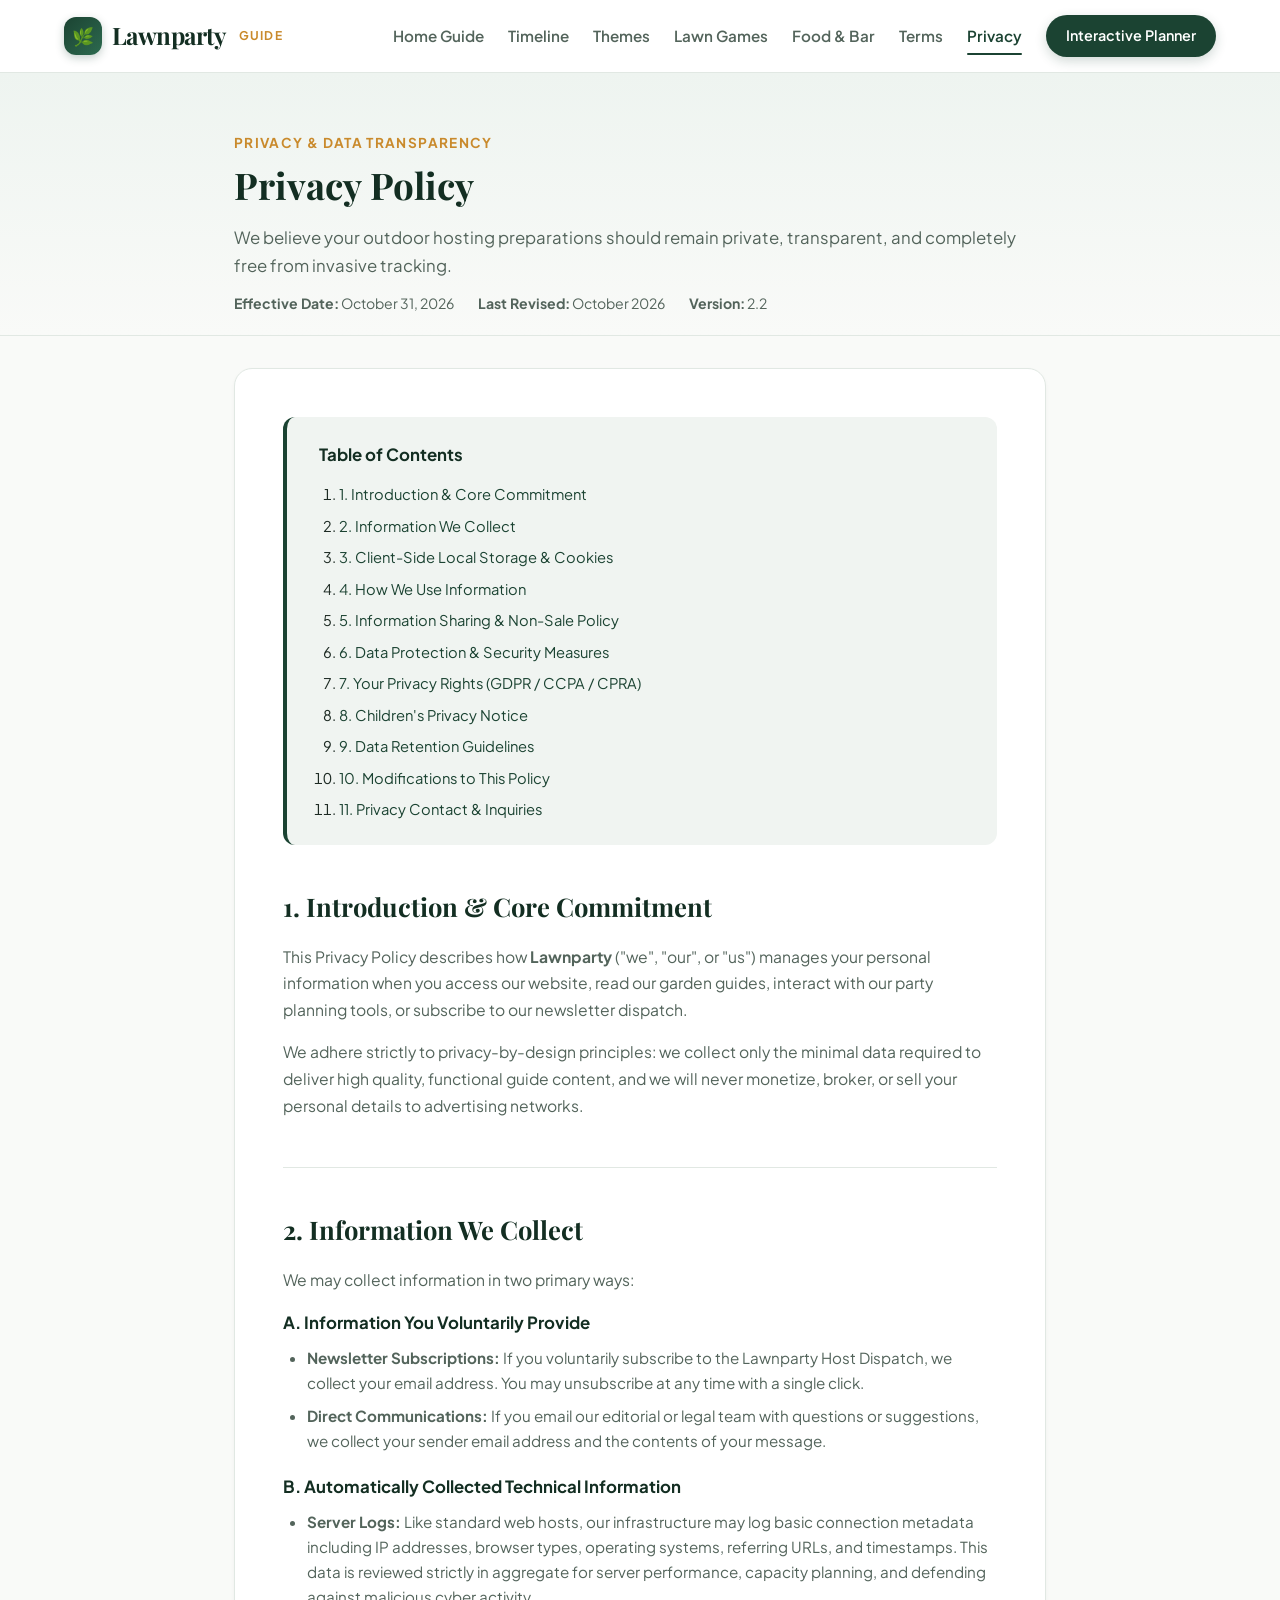
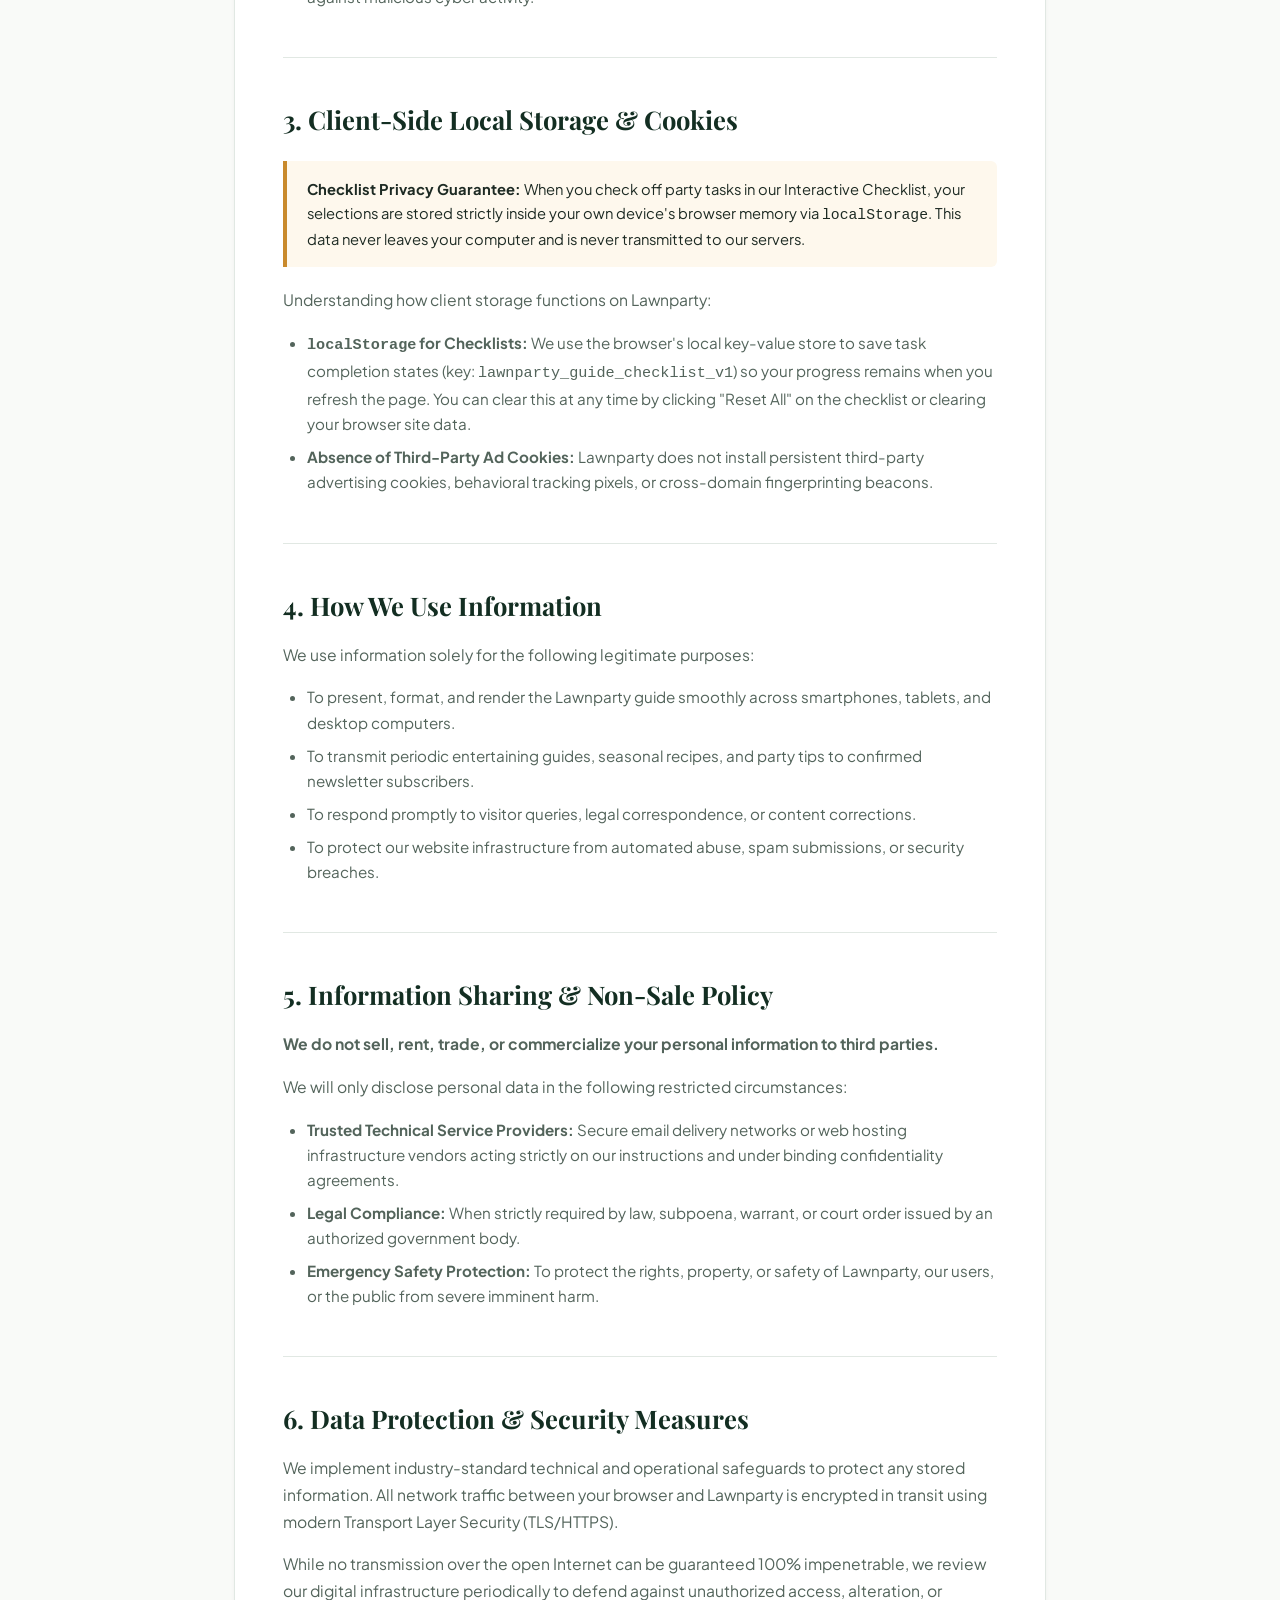
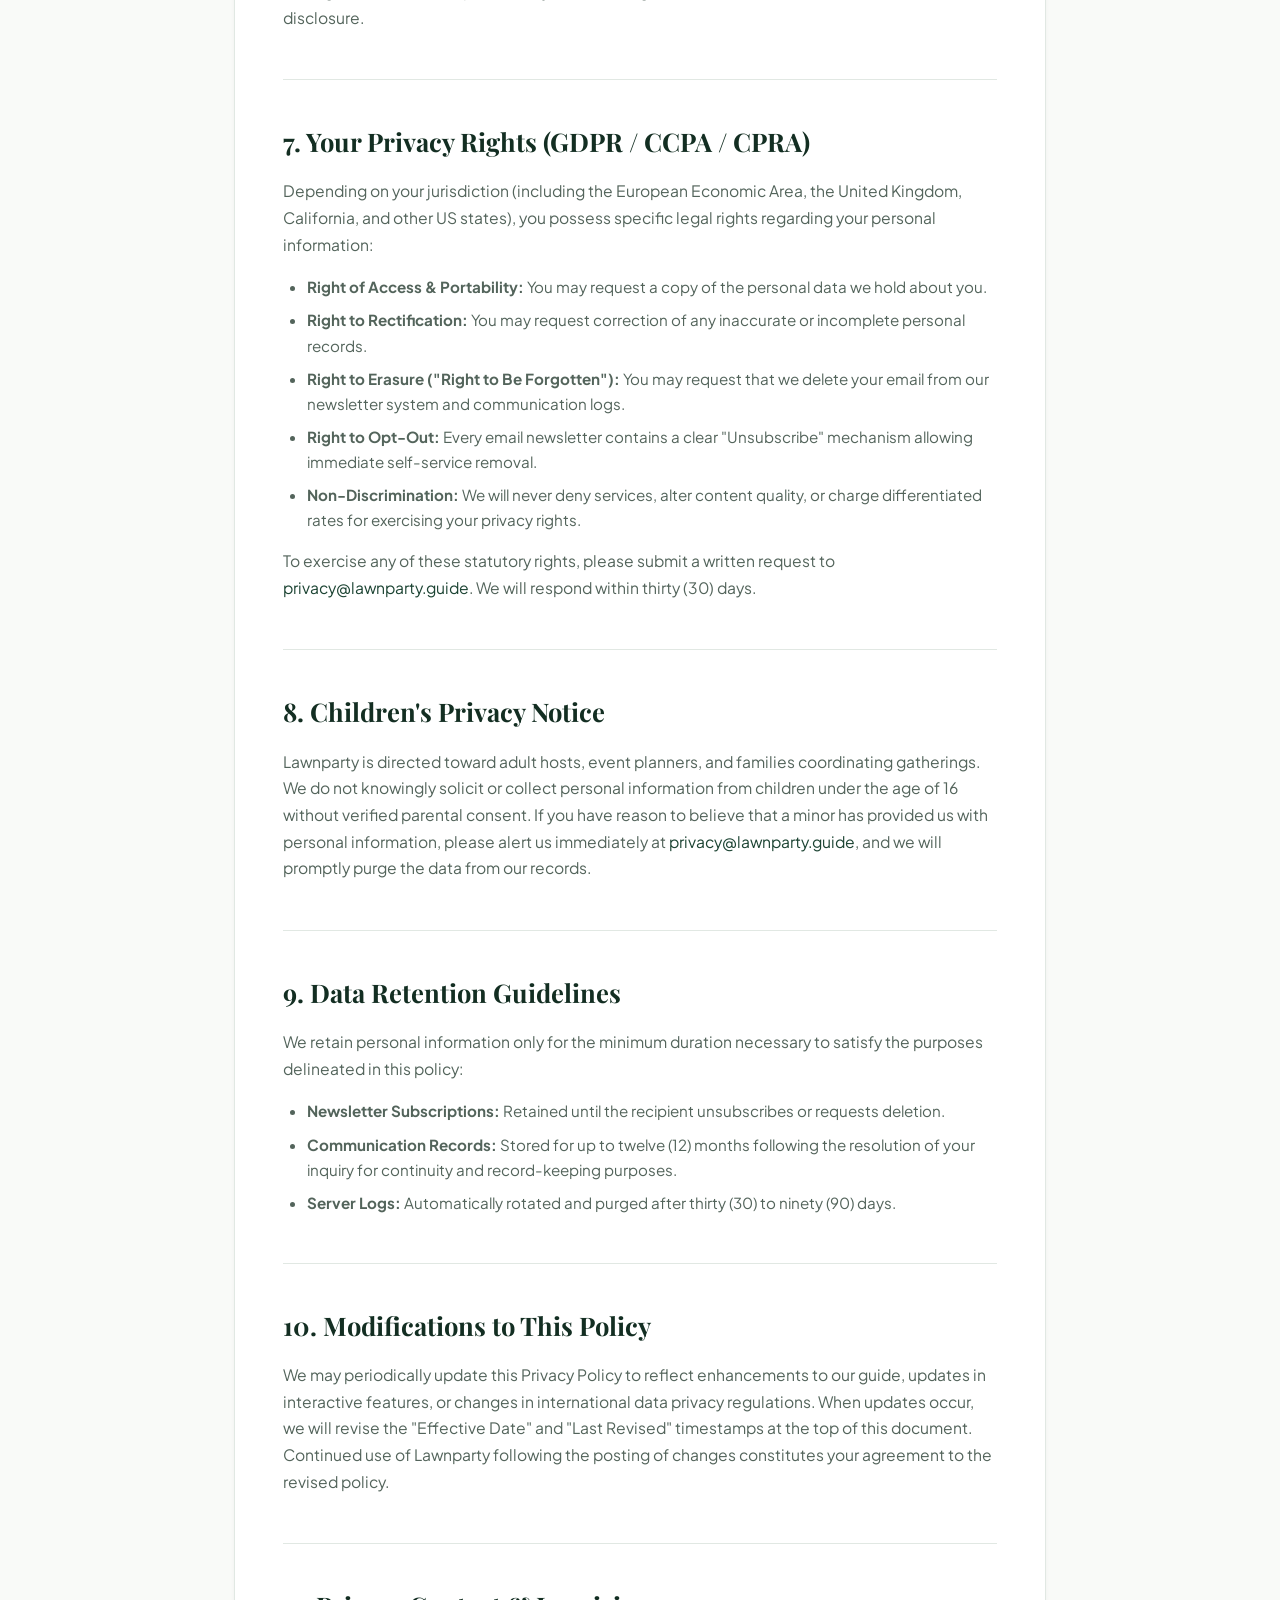
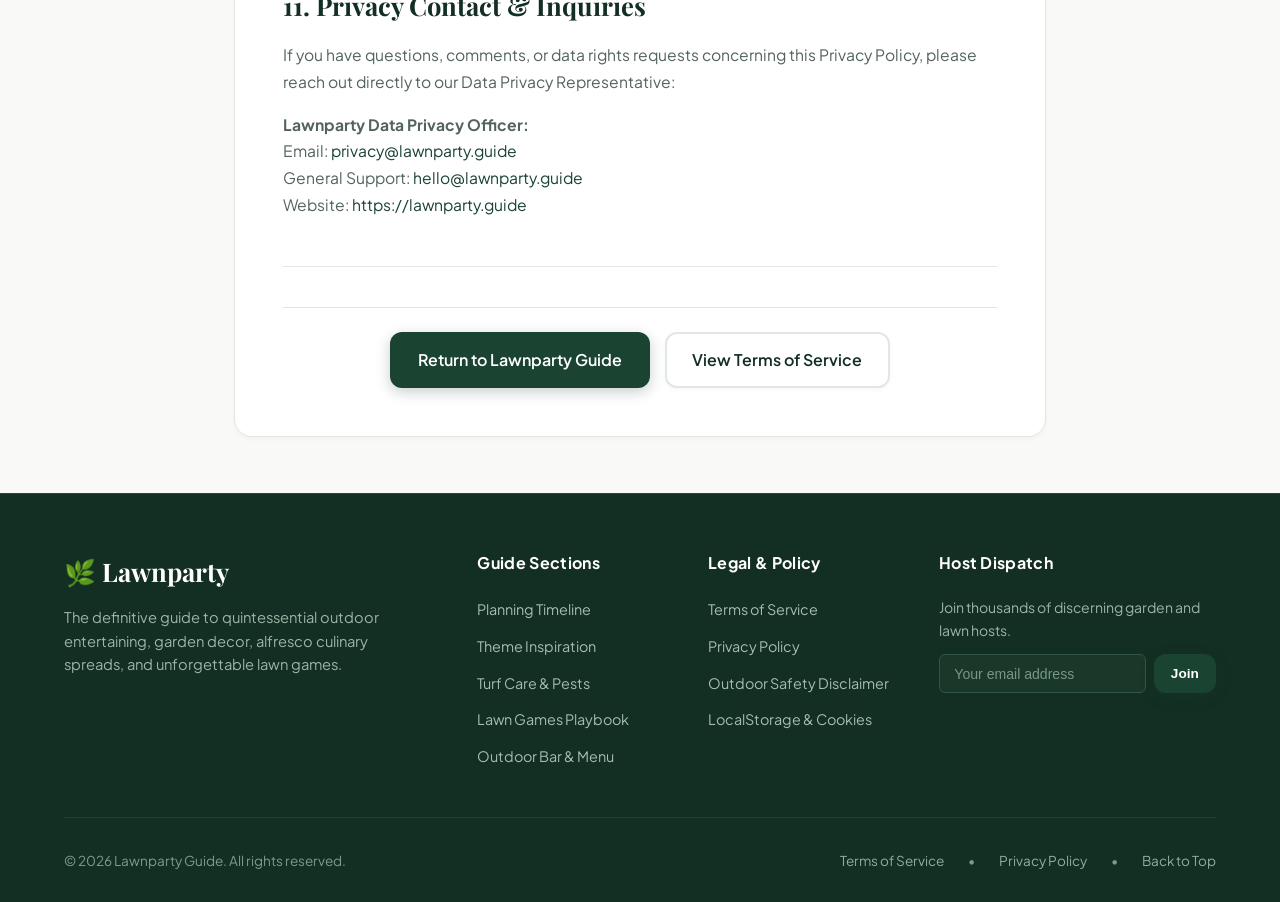
<file: privacy.html>
<!DOCTYPE html>
<html lang="en">
<head>
  <meta charset="UTF-8">
  <meta name="viewport" content="width=device-width, initial-scale=1.0">
  <meta name="description" content="Lawnparty Guide - Privacy Policy. Clear disclosure of our data practices, local storage handling for interactive checklists, cookie policies, and your data protection rights.">
  <title>Privacy Policy — Lawnparty Guide</title>
  <link rel="stylesheet" href="styles.css">
  <link rel="preconnect" href="https://fonts.googleapis.com">
  <link rel="preconnect" href="https://fonts.gstatic.com" crossorigin>
  <link href="https://fonts.googleapis.com/css2?family=Playfair+Display:ital,wght@0,600;0,700;0,800;1,600&family=Plus+Jakarta+Sans:wght@400;500;600;700&display=swap" rel="stylesheet">
</head>
<body>
  <a href="#main-content" class="skip-to-content">Skip to main content</a>

  <!-- Header & Navigation -->
  <header class="site-header" role="banner">
    <div class="container nav-wrapper">
      <a href="index.html" class="brand-logo" aria-label="Lawnparty Home">
        <span class="brand-icon">🌿</span>
        <span>Lawnparty</span>
        <span class="brand-tagline-sub">Guide</span>
      </a>

      <button class="mobile-toggle" aria-label="Toggle navigation menu" aria-expanded="false">
        <svg viewBox="0 0 24 24" fill="none" stroke="currentColor" stroke-width="2" stroke-linecap="round" stroke-linejoin="round">
          <line x1="3" y1="12" x2="21" y2="12"></line>
          <line x1="3" y1="6" x2="21" y2="6"></line>
          <line x1="3" y1="18" x2="21" y2="18"></line>
        </svg>
      </button>

      <nav class="nav-links" role="navigation" aria-label="Main Navigation">
        <a href="index.html" class="nav-link">Home Guide</a>
        <a href="index.html#timeline" class="nav-link">Timeline</a>
        <a href="index.html#themes" class="nav-link">Themes</a>
        <a href="index.html#games" class="nav-link">Lawn Games</a>
        <a href="index.html#catering" class="nav-link">Food &amp; Bar</a>
        <a href="terms.html" class="nav-link">Terms</a>
        <a href="privacy.html" class="nav-link active">Privacy</a>
        <a href="index.html#checklist" class="header-cta-btn">Interactive Planner</a>
      </nav>
    </div>
  </header>

  <main id="main-content">
    <!-- Header Banner -->
    <section class="legal-page-header">
      <div class="container container-narrow">
        <span class="section-label">Privacy &amp; Data Transparency</span>
        <h1 class="section-title">Privacy Policy</h1>
        <p class="section-subtitle">We believe your outdoor hosting preparations should remain private, transparent, and completely free from invasive tracking.</p>
        <div class="legal-meta">
          <span><strong>Effective Date:</strong> October 31, 2026</span>
          <span><strong>Last Revised:</strong> October 2026</span>
          <span><strong>Version:</strong> 2.2</span>
        </div>
      </div>
    </section>

    <!-- Main Content -->
    <div class="container container-narrow">
      <article class="legal-content-card">

        <!-- Table of Contents -->
        <nav class="legal-toc" aria-label="Privacy Policy Table of Contents">
          <h3>Table of Contents</h3>
          <ol>
            <li><a href="#intro">1. Introduction &amp; Core Commitment</a></li>
            <li><a href="#collection">2. Information We Collect</a></li>
            <li><a href="#localstorage">3. Client-Side Local Storage &amp; Cookies</a></li>
            <li><a href="#usage">4. How We Use Information</a></li>
            <li><a href="#disclosure">5. Information Sharing &amp; Non-Sale Policy</a></li>
            <li><a href="#security">6. Data Protection &amp; Security Measures</a></li>
            <li><a href="#rights">7. Your Privacy Rights (GDPR / CCPA / CPRA)</a></li>
            <li><a href="#children">8. Children's Privacy Notice</a></li>
            <li><a href="#retention">9. Data Retention Guidelines</a></li>
            <li><a href="#revisions">10. Modifications to This Policy</a></li>
            <li><a href="#contact">11. Privacy Contact &amp; Inquiries</a></li>
          </ol>
        </nav>

        <!-- Section 1 -->
        <section id="intro" class="legal-section">
          <h2>1. Introduction &amp; Core Commitment</h2>
          <p>
            This Privacy Policy describes how <strong>Lawnparty</strong> ("we", "our", or "us") manages your personal information when you access our website, read our garden guides, interact with our party planning tools, or subscribe to our newsletter dispatch.
          </p>
          <p>
            We adhere strictly to privacy-by-design principles: we collect only the minimal data required to deliver high quality, functional guide content, and we will never monetize, broker, or sell your personal details to advertising networks.
          </p>
        </section>

        <!-- Section 2 -->
        <section id="collection" class="legal-section">
          <h2>2. Information We Collect</h2>
          <p>We may collect information in two primary ways:</p>

          <h4 style="font-size: 1.05rem; color: var(--primary-dark); margin: 1rem 0 0.5rem;">A. Information You Voluntarily Provide</h4>
          <ul>
            <li><strong>Newsletter Subscriptions:</strong> If you voluntarily subscribe to the Lawnparty Host Dispatch, we collect your email address. You may unsubscribe at any time with a single click.</li>
            <li><strong>Direct Communications:</strong> If you email our editorial or legal team with questions or suggestions, we collect your sender email address and the contents of your message.</li>
          </ul>

          <h4 style="font-size: 1.05rem; color: var(--primary-dark); margin: 1.25rem 0 0.5rem;">B. Automatically Collected Technical Information</h4>
          <ul>
            <li><strong>Server Logs:</strong> Like standard web hosts, our infrastructure may log basic connection metadata including IP addresses, browser types, operating systems, referring URLs, and timestamps. This data is reviewed strictly in aggregate for server performance, capacity planning, and defending against malicious cyber activity.</li>
          </ul>
        </section>

        <!-- Section 3 -->
        <section id="localstorage" class="legal-section">
          <h2>3. Client-Side Local Storage &amp; Cookies</h2>
          <div class="legal-highlight-box">
            <strong>Checklist Privacy Guarantee:</strong> When you check off party tasks in our Interactive Checklist, your selections are stored strictly inside your own device's browser memory via <code>localStorage</code>. This data never leaves your computer and is never transmitted to our servers.
          </div>
          <p>
            Understanding how client storage functions on Lawnparty:
          </p>
          <ul>
            <li><strong><code>localStorage</code> for Checklists:</strong> We use the browser's local key-value store to save task completion states (key: <code>lawnparty_guide_checklist_v1</code>) so your progress remains when you refresh the page. You can clear this at any time by clicking "Reset All" on the checklist or clearing your browser site data.</li>
            <li><strong>Absence of Third-Party Ad Cookies:</strong> Lawnparty does not install persistent third-party advertising cookies, behavioral tracking pixels, or cross-domain fingerprinting beacons.</li>
          </ul>
        </section>

        <!-- Section 4 -->
        <section id="usage" class="legal-section">
          <h2>4. How We Use Information</h2>
          <p>We use information solely for the following legitimate purposes:</p>
          <ul>
            <li>To present, format, and render the Lawnparty guide smoothly across smartphones, tablets, and desktop computers.</li>
            <li>To transmit periodic entertaining guides, seasonal recipes, and party tips to confirmed newsletter subscribers.</li>
            <li>To respond promptly to visitor queries, legal correspondence, or content corrections.</li>
            <li>To protect our website infrastructure from automated abuse, spam submissions, or security breaches.</li>
          </ul>
        </section>

        <!-- Section 5 -->
        <section id="disclosure" class="legal-section">
          <h2>5. Information Sharing &amp; Non-Sale Policy</h2>
          <p>
            <strong>We do not sell, rent, trade, or commercialize your personal information to third parties.</strong>
          </p>
          <p>We will only disclose personal data in the following restricted circumstances:</p>
          <ul>
            <li><strong>Trusted Technical Service Providers:</strong> Secure email delivery networks or web hosting infrastructure vendors acting strictly on our instructions and under binding confidentiality agreements.</li>
            <li><strong>Legal Compliance:</strong> When strictly required by law, subpoena, warrant, or court order issued by an authorized government body.</li>
            <li><strong>Emergency Safety Protection:</strong> To protect the rights, property, or safety of Lawnparty, our users, or the public from severe imminent harm.</li>
          </ul>
        </section>

        <!-- Section 6 -->
        <section id="security" class="legal-section">
          <h2>6. Data Protection &amp; Security Measures</h2>
          <p>
            We implement industry-standard technical and operational safeguards to protect any stored information. All network traffic between your browser and Lawnparty is encrypted in transit using modern Transport Layer Security (TLS/HTTPS).
          </p>
          <p>
            While no transmission over the open Internet can be guaranteed 100% impenetrable, we review our digital infrastructure periodically to defend against unauthorized access, alteration, or disclosure.
          </p>
        </section>

        <!-- Section 7 -->
        <section id="rights" class="legal-section">
          <h2>7. Your Privacy Rights (GDPR / CCPA / CPRA)</h2>
          <p>
            Depending on your jurisdiction (including the European Economic Area, the United Kingdom, California, and other US states), you possess specific legal rights regarding your personal information:
          </p>
          <ul>
            <li><strong>Right of Access &amp; Portability:</strong> You may request a copy of the personal data we hold about you.</li>
            <li><strong>Right to Rectification:</strong> You may request correction of any inaccurate or incomplete personal records.</li>
            <li><strong>Right to Erasure ("Right to Be Forgotten"):</strong> You may request that we delete your email from our newsletter system and communication logs.</li>
            <li><strong>Right to Opt-Out:</strong> Every email newsletter contains a clear "Unsubscribe" mechanism allowing immediate self-service removal.</li>
            <li><strong>Non-Discrimination:</strong> We will never deny services, alter content quality, or charge differentiated rates for exercising your privacy rights.</li>
          </ul>
          <p>
            To exercise any of these statutory rights, please submit a written request to <a href="mailto:privacy@lawnparty.guide">privacy@lawnparty.guide</a>. We will respond within thirty (30) days.
          </p>
        </section>

        <!-- Section 8 -->
        <section id="children" class="legal-section">
          <h2>8. Children's Privacy Notice</h2>
          <p>
            Lawnparty is directed toward adult hosts, event planners, and families coordinating gatherings. We do not knowingly solicit or collect personal information from children under the age of 16 without verified parental consent. If you have reason to believe that a minor has provided us with personal information, please alert us immediately at <a href="mailto:privacy@lawnparty.guide">privacy@lawnparty.guide</a>, and we will promptly purge the data from our records.
          </p>
        </section>

        <!-- Section 9 -->
        <section id="retention" class="legal-section">
          <h2>9. Data Retention Guidelines</h2>
          <p>
            We retain personal information only for the minimum duration necessary to satisfy the purposes delineated in this policy:
          </p>
          <ul>
            <li><strong>Newsletter Subscriptions:</strong> Retained until the recipient unsubscribes or requests deletion.</li>
            <li><strong>Communication Records:</strong> Stored for up to twelve (12) months following the resolution of your inquiry for continuity and record-keeping purposes.</li>
            <li><strong>Server Logs:</strong> Automatically rotated and purged after thirty (30) to ninety (90) days.</li>
          </ul>
        </section>

        <!-- Section 10 -->
        <section id="revisions" class="legal-section">
          <h2>10. Modifications to This Policy</h2>
          <p>
            We may periodically update this Privacy Policy to reflect enhancements to our guide, updates in interactive features, or changes in international data privacy regulations. When updates occur, we will revise the "Effective Date" and "Last Revised" timestamps at the top of this document. Continued use of Lawnparty following the posting of changes constitutes your agreement to the revised policy.
          </p>
        </section>

        <!-- Section 11 -->
        <section id="contact" class="legal-section">
          <h2>11. Privacy Contact &amp; Inquiries</h2>
          <p>
            If you have questions, comments, or data rights requests concerning this Privacy Policy, please reach out directly to our Data Privacy Representative:
          </p>
          <p>
            <strong>Lawnparty Data Privacy Officer:</strong><br>
            Email: <a href="mailto:privacy@lawnparty.guide">privacy@lawnparty.guide</a><br>
            General Support: <a href="mailto:hello@lawnparty.guide">hello@lawnparty.guide</a><br>
            Website: <a href="index.html">https://lawnparty.guide</a>
          </p>
        </section>

        <div style="text-align: center; margin-top: 2.5rem; padding-top: 1.5rem; border-top: 1px solid var(--border-subtle);">
          <a href="index.html" class="btn btn-primary">Return to Lawnparty Guide</a>
          <a href="terms.html" class="btn btn-secondary" style="margin-left: 0.75rem;">View Terms of Service</a>
        </div>

      </article>
    </div>
  </main>

  <!-- Site Footer -->
  <footer class="site-footer" role="contentinfo">
    <div class="container">
      <div class="footer-top">
        <div class="footer-brand">
          <h3>🌿 Lawnparty</h3>
          <p>The definitive guide to quintessential outdoor entertaining, garden decor, alfresco culinary spreads, and unforgettable lawn games.</p>
        </div>

        <div class="footer-column">
          <h4>Guide Sections</h4>
          <ul>
            <li><a href="index.html#timeline">Planning Timeline</a></li>
            <li><a href="index.html#themes">Theme Inspiration</a></li>
            <li><a href="index.html#lawn-prep">Turf Care &amp; Pests</a></li>
            <li><a href="index.html#games">Lawn Games Playbook</a></li>
            <li><a href="index.html#catering">Outdoor Bar &amp; Menu</a></li>
          </ul>
        </div>

        <div class="footer-column">
          <h4>Legal &amp; Policy</h4>
          <ul>
            <li><a href="terms.html">Terms of Service</a></li>
            <li><a href="privacy.html">Privacy Policy</a></li>
            <li><a href="terms.html#disclaimer">Outdoor Safety Disclaimer</a></li>
            <li><a href="#localstorage">LocalStorage &amp; Cookies</a></li>
          </ul>
        </div>

        <div class="footer-column">
          <h4>Host Dispatch</h4>
          <p style="font-size: 0.88rem; color: #9cb5a6; margin-bottom: 0.75rem;">Join thousands of discerning garden and lawn hosts.</p>
          <form class="newsletter-form" action="#" method="POST" aria-label="Subscribe to Host Dispatch">
            <input type="email" placeholder="Your email address" required aria-label="Email address">
            <button type="submit" class="btn btn-primary btn-sm">Join</button>
          </form>
        </div>
      </div>

      <div class="footer-bottom">
        <div>
          &copy; 2026 Lawnparty Guide. All rights reserved.
        </div>
        <div class="footer-legal-links">
          <a href="terms.html">Terms of Service</a>
          <span>•</span>
          <a href="privacy.html">Privacy Policy</a>
          <span>•</span>
          <a href="#main-content">Back to Top</a>
        </div>
      </div>
    </div>
  </footer>

  <script src="script.js"></script>
</body>
</html>
</file>
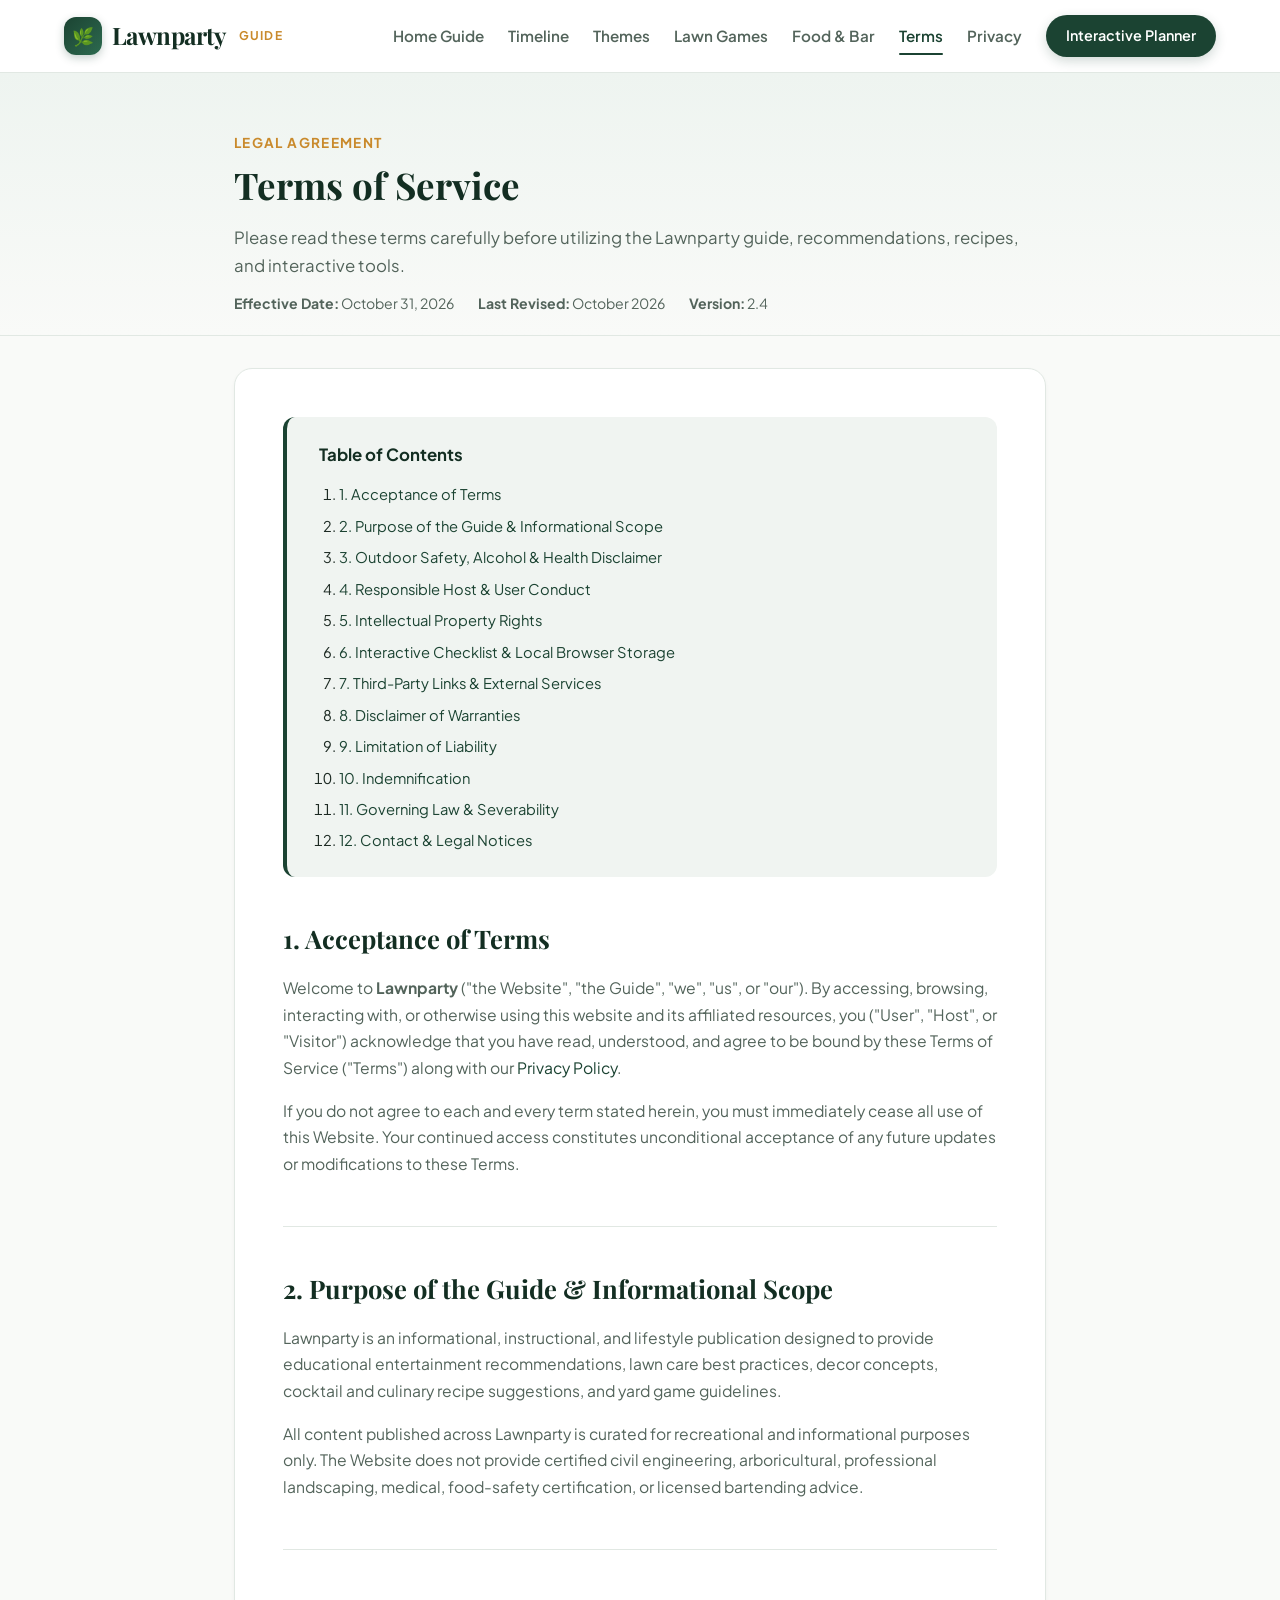
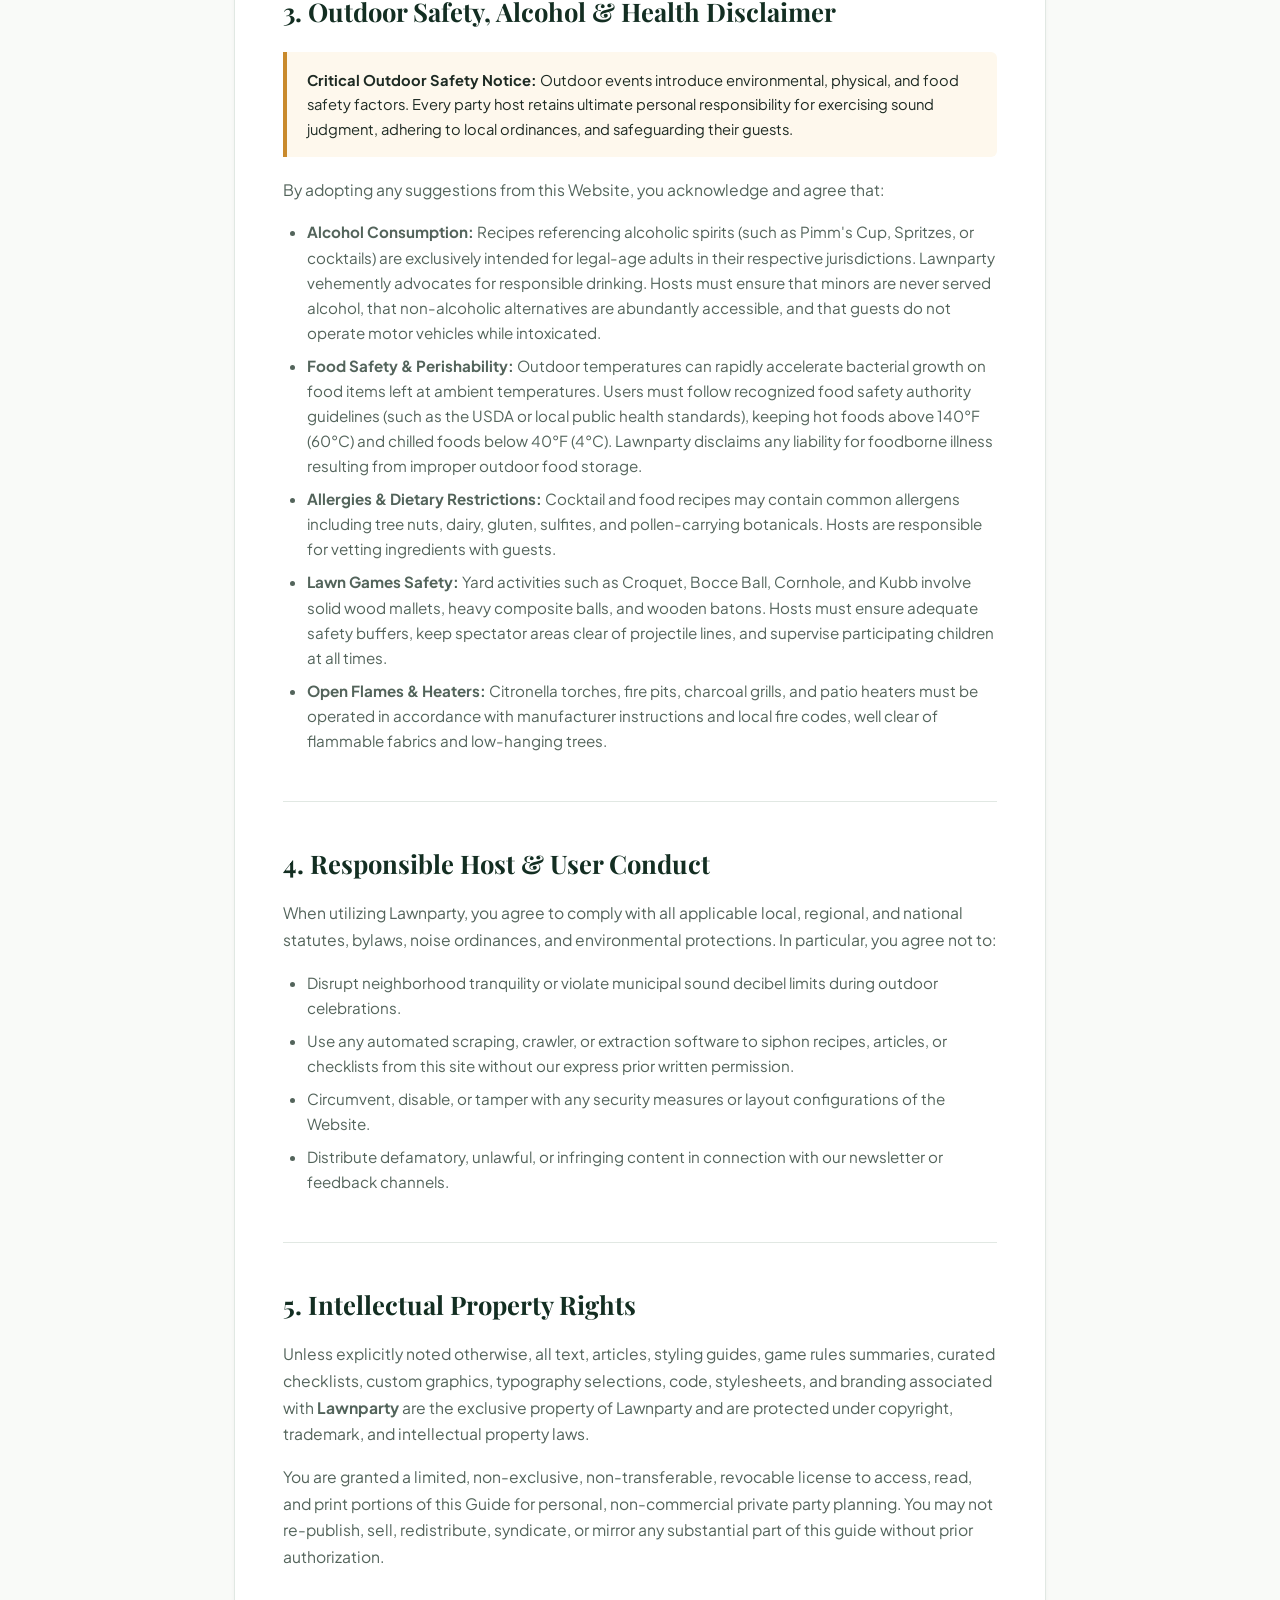
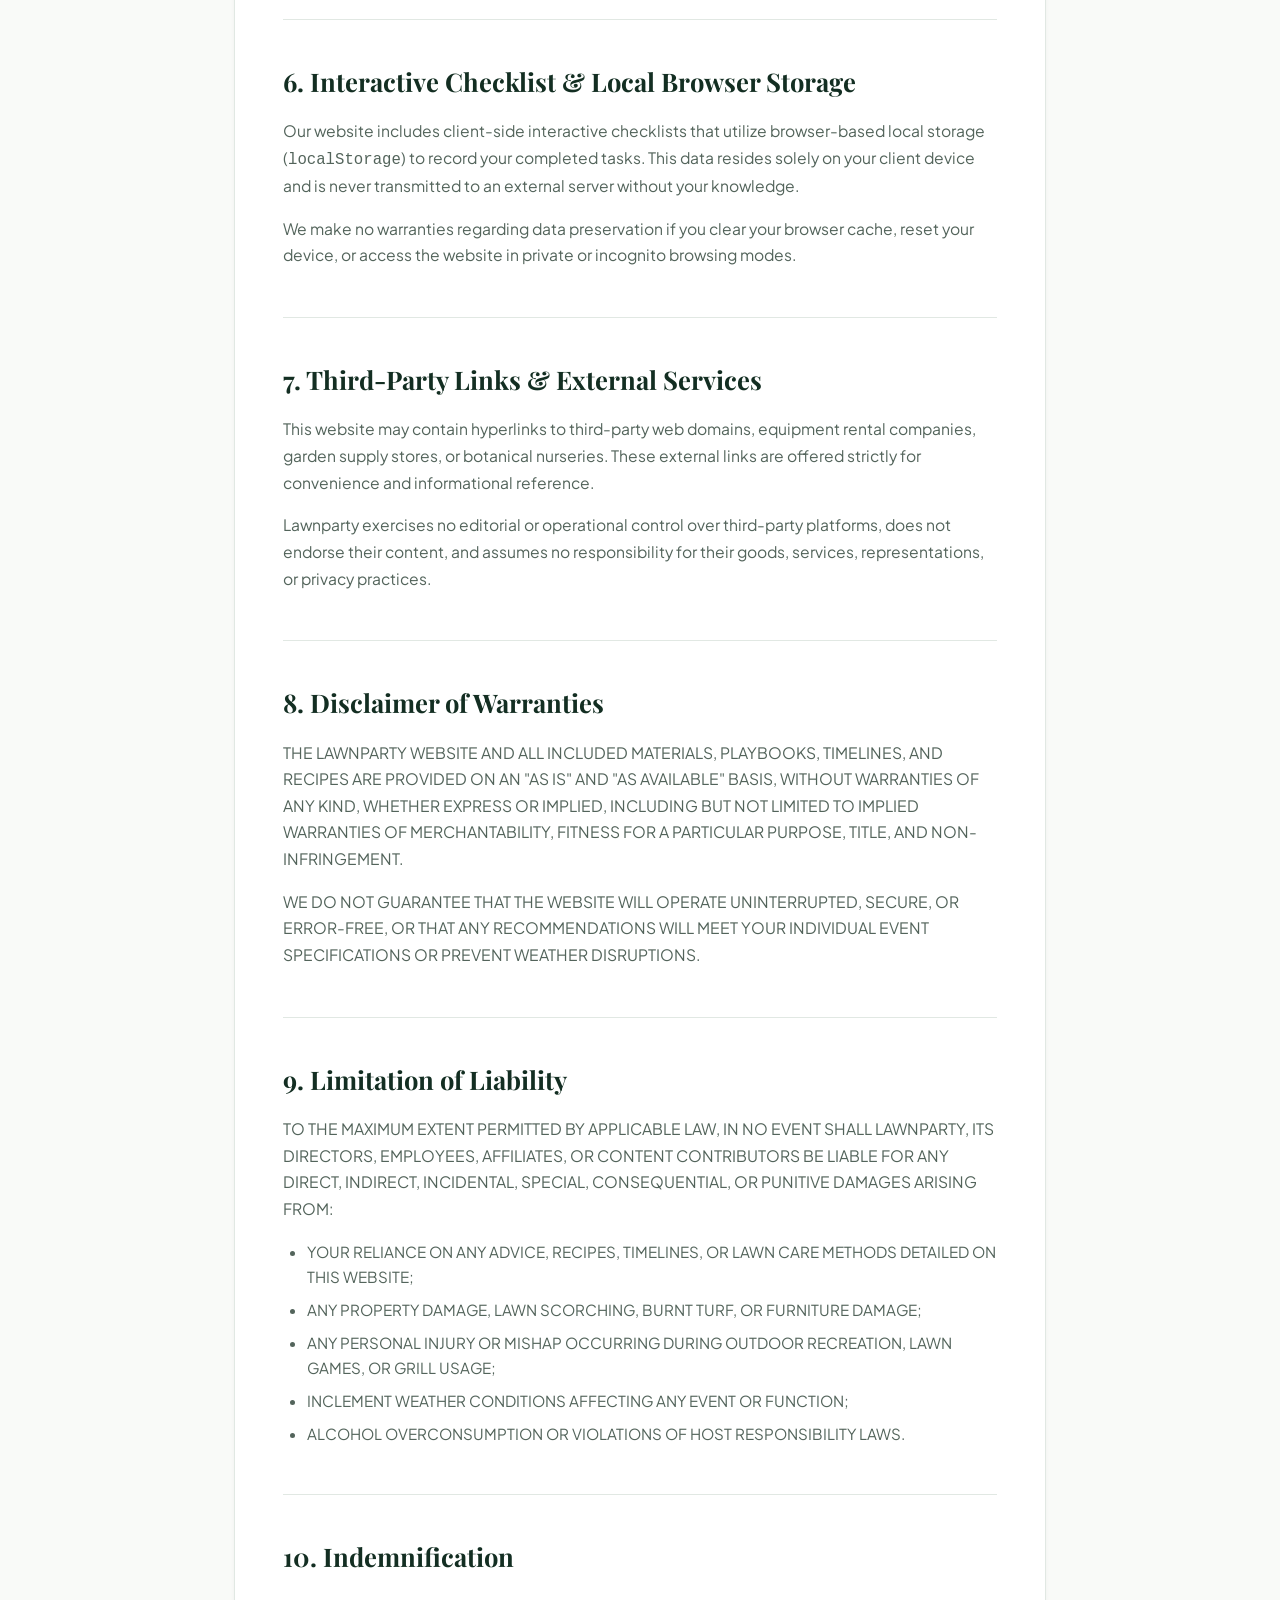
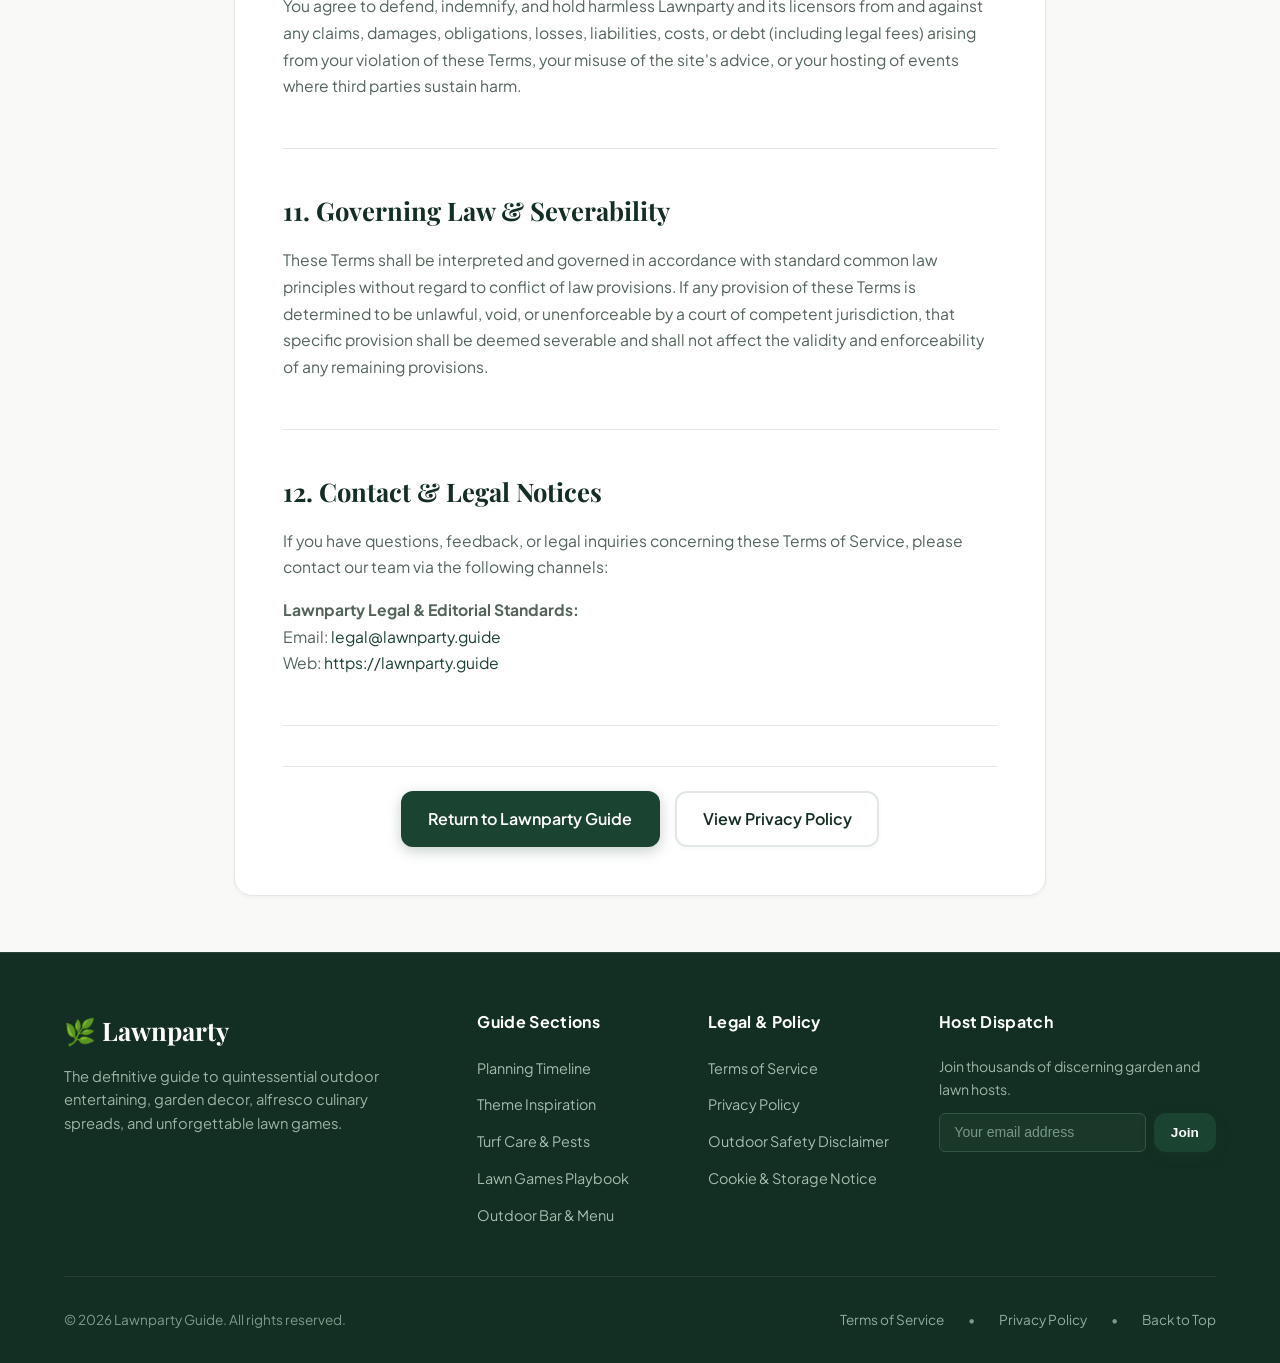
<file: terms.html>
<!DOCTYPE html>
<html lang="en">
<head>
  <meta charset="UTF-8">
  <meta name="viewport" content="width=device-width, initial-scale=1.0">
  <meta name="description" content="Lawnparty Guide - Terms of Service and Conditions of Use. Detailed policies on content ownership, safety guidelines, outdoor liability, and user obligations.">
  <title>Terms of Service — Lawnparty Guide</title>
  <link rel="stylesheet" href="styles.css">
  <link rel="preconnect" href="https://fonts.googleapis.com">
  <link rel="preconnect" href="https://fonts.gstatic.com" crossorigin>
  <link href="https://fonts.googleapis.com/css2?family=Playfair+Display:ital,wght@0,600;0,700;0,800;1,600&family=Plus+Jakarta+Sans:wght@400;500;600;700&display=swap" rel="stylesheet">
</head>
<body>
  <a href="#main-content" class="skip-to-content">Skip to main content</a>

  <!-- Header & Navigation -->
  <header class="site-header" role="banner">
    <div class="container nav-wrapper">
      <a href="index.html" class="brand-logo" aria-label="Lawnparty Home">
        <span class="brand-icon">🌿</span>
        <span>Lawnparty</span>
        <span class="brand-tagline-sub">Guide</span>
      </a>

      <button class="mobile-toggle" aria-label="Toggle navigation menu" aria-expanded="false">
        <svg viewBox="0 0 24 24" fill="none" stroke="currentColor" stroke-width="2" stroke-linecap="round" stroke-linejoin="round">
          <line x1="3" y1="12" x2="21" y2="12"></line>
          <line x1="3" y1="6" x2="21" y2="6"></line>
          <line x1="3" y1="18" x2="21" y2="18"></line>
        </svg>
      </button>

      <nav class="nav-links" role="navigation" aria-label="Main Navigation">
        <a href="index.html" class="nav-link">Home Guide</a>
        <a href="index.html#timeline" class="nav-link">Timeline</a>
        <a href="index.html#themes" class="nav-link">Themes</a>
        <a href="index.html#games" class="nav-link">Lawn Games</a>
        <a href="index.html#catering" class="nav-link">Food &amp; Bar</a>
        <a href="terms.html" class="nav-link active">Terms</a>
        <a href="privacy.html" class="nav-link">Privacy</a>
        <a href="index.html#checklist" class="header-cta-btn">Interactive Planner</a>
      </nav>
    </div>
  </header>

  <main id="main-content">
    <!-- Header Banner -->
    <section class="legal-page-header">
      <div class="container container-narrow">
        <span class="section-label">Legal Agreement</span>
        <h1 class="section-title">Terms of Service</h1>
        <p class="section-subtitle">Please read these terms carefully before utilizing the Lawnparty guide, recommendations, recipes, and interactive tools.</p>
        <div class="legal-meta">
          <span><strong>Effective Date:</strong> October 31, 2026</span>
          <span><strong>Last Revised:</strong> October 2026</span>
          <span><strong>Version:</strong> 2.4</span>
        </div>
      </div>
    </section>

    <!-- Main Content -->
    <div class="container container-narrow">
      <article class="legal-content-card">

        <!-- Table of Contents -->
        <nav class="legal-toc" aria-label="Terms of Service Table of Contents">
          <h3>Table of Contents</h3>
          <ol>
            <li><a href="#acceptance">1. Acceptance of Terms</a></li>
            <li><a href="#purpose">2. Purpose of the Guide &amp; Informational Scope</a></li>
            <li><a href="#disclaimer">3. Outdoor Safety, Alcohol &amp; Health Disclaimer</a></li>
            <li><a href="#conduct">4. Responsible Host &amp; User Conduct</a></li>
            <li><a href="#ip">5. Intellectual Property Rights</a></li>
            <li><a href="#interactive">6. Interactive Checklist &amp; Local Browser Storage</a></li>
            <li><a href="#third-party">7. Third-Party Links &amp; External Services</a></li>
            <li><a href="#warranty">8. Disclaimer of Warranties</a></li>
            <li><a href="#liability">9. Limitation of Liability</a></li>
            <li><a href="#indemnification">10. Indemnification</a></li>
            <li><a href="#governing-law">11. Governing Law &amp; Severability</a></li>
            <li><a href="#contact">12. Contact &amp; Legal Notices</a></li>
          </ol>
        </nav>

        <!-- Section 1 -->
        <section id="acceptance" class="legal-section">
          <h2>1. Acceptance of Terms</h2>
          <p>
            Welcome to <strong>Lawnparty</strong> ("the Website", "the Guide", "we", "us", or "our"). By accessing, browsing, interacting with, or otherwise using this website and its affiliated resources, you ("User", "Host", or "Visitor") acknowledge that you have read, understood, and agree to be bound by these Terms of Service ("Terms") along with our <a href="privacy.html">Privacy Policy</a>.
          </p>
          <p>
            If you do not agree to each and every term stated herein, you must immediately cease all use of this Website. Your continued access constitutes unconditional acceptance of any future updates or modifications to these Terms.
          </p>
        </section>

        <!-- Section 2 -->
        <section id="purpose" class="legal-section">
          <h2>2. Purpose of the Guide &amp; Informational Scope</h2>
          <p>
            Lawnparty is an informational, instructional, and lifestyle publication designed to provide educational entertainment recommendations, lawn care best practices, decor concepts, cocktail and culinary recipe suggestions, and yard game guidelines.
          </p>
          <p>
            All content published across Lawnparty is curated for recreational and informational purposes only. The Website does not provide certified civil engineering, arboricultural, professional landscaping, medical, food-safety certification, or licensed bartending advice.
          </p>
        </section>

        <!-- Section 3 -->
        <section id="disclaimer" class="legal-section">
          <h2>3. Outdoor Safety, Alcohol &amp; Health Disclaimer</h2>
          <div class="legal-highlight-box">
            <strong>Critical Outdoor Safety Notice:</strong> Outdoor events introduce environmental, physical, and food safety factors. Every party host retains ultimate personal responsibility for exercising sound judgment, adhering to local ordinances, and safeguarding their guests.
          </div>
          <p>
            By adopting any suggestions from this Website, you acknowledge and agree that:
          </p>
          <ul>
            <li><strong>Alcohol Consumption:</strong> Recipes referencing alcoholic spirits (such as Pimm's Cup, Spritzes, or cocktails) are exclusively intended for legal-age adults in their respective jurisdictions. Lawnparty vehemently advocates for responsible drinking. Hosts must ensure that minors are never served alcohol, that non-alcoholic alternatives are abundantly accessible, and that guests do not operate motor vehicles while intoxicated.</li>
            <li><strong>Food Safety &amp; Perishability:</strong> Outdoor temperatures can rapidly accelerate bacterial growth on food items left at ambient temperatures. Users must follow recognized food safety authority guidelines (such as the USDA or local public health standards), keeping hot foods above 140°F (60°C) and chilled foods below 40°F (4°C). Lawnparty disclaims any liability for foodborne illness resulting from improper outdoor food storage.</li>
            <li><strong>Allergies &amp; Dietary Restrictions:</strong> Cocktail and food recipes may contain common allergens including tree nuts, dairy, gluten, sulfites, and pollen-carrying botanicals. Hosts are responsible for vetting ingredients with guests.</li>
            <li><strong>Lawn Games Safety:</strong> Yard activities such as Croquet, Bocce Ball, Cornhole, and Kubb involve solid wood mallets, heavy composite balls, and wooden batons. Hosts must ensure adequate safety buffers, keep spectator areas clear of projectile lines, and supervise participating children at all times.</li>
            <li><strong>Open Flames &amp; Heaters:</strong> Citronella torches, fire pits, charcoal grills, and patio heaters must be operated in accordance with manufacturer instructions and local fire codes, well clear of flammable fabrics and low-hanging trees.</li>
          </ul>
        </section>

        <!-- Section 4 -->
        <section id="conduct" class="legal-section">
          <h2>4. Responsible Host &amp; User Conduct</h2>
          <p>
            When utilizing Lawnparty, you agree to comply with all applicable local, regional, and national statutes, bylaws, noise ordinances, and environmental protections. In particular, you agree not to:
          </p>
          <ul>
            <li>Disrupt neighborhood tranquility or violate municipal sound decibel limits during outdoor celebrations.</li>
            <li>Use any automated scraping, crawler, or extraction software to siphon recipes, articles, or checklists from this site without our express prior written permission.</li>
            <li>Circumvent, disable, or tamper with any security measures or layout configurations of the Website.</li>
            <li>Distribute defamatory, unlawful, or infringing content in connection with our newsletter or feedback channels.</li>
          </ul>
        </section>

        <!-- Section 5 -->
        <section id="ip" class="legal-section">
          <h2>5. Intellectual Property Rights</h2>
          <p>
            Unless explicitly noted otherwise, all text, articles, styling guides, game rules summaries, curated checklists, custom graphics, typography selections, code, stylesheets, and branding associated with <strong>Lawnparty</strong> are the exclusive property of Lawnparty and are protected under copyright, trademark, and intellectual property laws.
          </p>
          <p>
            You are granted a limited, non-exclusive, non-transferable, revocable license to access, read, and print portions of this Guide for personal, non-commercial private party planning. You may not re-publish, sell, redistribute, syndicate, or mirror any substantial part of this guide without prior authorization.
          </p>
        </section>

        <!-- Section 6 -->
        <section id="interactive" class="legal-section">
          <h2>6. Interactive Checklist &amp; Local Browser Storage</h2>
          <p>
            Our website includes client-side interactive checklists that utilize browser-based local storage (<code>localStorage</code>) to record your completed tasks. This data resides solely on your client device and is never transmitted to an external server without your knowledge.
          </p>
          <p>
            We make no warranties regarding data preservation if you clear your browser cache, reset your device, or access the website in private or incognito browsing modes.
          </p>
        </section>

        <!-- Section 7 -->
        <section id="third-party" class="legal-section">
          <h2>7. Third-Party Links &amp; External Services</h2>
          <p>
            This website may contain hyperlinks to third-party web domains, equipment rental companies, garden supply stores, or botanical nurseries. These external links are offered strictly for convenience and informational reference.
          </p>
          <p>
            Lawnparty exercises no editorial or operational control over third-party platforms, does not endorse their content, and assumes no responsibility for their goods, services, representations, or privacy practices.
          </p>
        </section>

        <!-- Section 8 -->
        <section id="warranty" class="legal-section">
          <h2>8. Disclaimer of Warranties</h2>
          <p>
            THE LAWNPARTY WEBSITE AND ALL INCLUDED MATERIALS, PLAYBOOKS, TIMELINES, AND RECIPES ARE PROVIDED ON AN "AS IS" AND "AS AVAILABLE" BASIS, WITHOUT WARRANTIES OF ANY KIND, WHETHER EXPRESS OR IMPLIED, INCLUDING BUT NOT LIMITED TO IMPLIED WARRANTIES OF MERCHANTABILITY, FITNESS FOR A PARTICULAR PURPOSE, TITLE, AND NON-INFRINGEMENT.
          </p>
          <p>
            WE DO NOT GUARANTEE THAT THE WEBSITE WILL OPERATE UNINTERRUPTED, SECURE, OR ERROR-FREE, OR THAT ANY RECOMMENDATIONS WILL MEET YOUR INDIVIDUAL EVENT SPECIFICATIONS OR PREVENT WEATHER DISRUPTIONS.
          </p>
        </section>

        <!-- Section 9 -->
        <section id="liability" class="legal-section">
          <h2>9. Limitation of Liability</h2>
          <p>
            TO THE MAXIMUM EXTENT PERMITTED BY APPLICABLE LAW, IN NO EVENT SHALL LAWNPARTY, ITS DIRECTORS, EMPLOYEES, AFFILIATES, OR CONTENT CONTRIBUTORS BE LIABLE FOR ANY DIRECT, INDIRECT, INCIDENTAL, SPECIAL, CONSEQUENTIAL, OR PUNITIVE DAMAGES ARISING FROM:
          </p>
          <ul>
            <li>YOUR RELIANCE ON ANY ADVICE, RECIPES, TIMELINES, OR LAWN CARE METHODS DETAILED ON THIS WEBSITE;</li>
            <li>ANY PROPERTY DAMAGE, LAWN SCORCHING, BURNT TURF, OR FURNITURE DAMAGE;</li>
            <li>ANY PERSONAL INJURY OR MISHAP OCCURRING DURING OUTDOOR RECREATION, LAWN GAMES, OR GRILL USAGE;</li>
            <li>INCLEMENT WEATHER CONDITIONS AFFECTING ANY EVENT OR FUNCTION;</li>
            <li>ALCOHOL OVERCONSUMPTION OR VIOLATIONS OF HOST RESPONSIBILITY LAWS.</li>
          </ul>
        </section>

        <!-- Section 10 -->
        <section id="indemnification" class="legal-section">
          <h2>10. Indemnification</h2>
          <p>
            You agree to defend, indemnify, and hold harmless Lawnparty and its licensors from and against any claims, damages, obligations, losses, liabilities, costs, or debt (including legal fees) arising from your violation of these Terms, your misuse of the site's advice, or your hosting of events where third parties sustain harm.
          </p>
        </section>

        <!-- Section 11 -->
        <section id="governing-law" class="legal-section">
          <h2>11. Governing Law &amp; Severability</h2>
          <p>
            These Terms shall be interpreted and governed in accordance with standard common law principles without regard to conflict of law provisions. If any provision of these Terms is determined to be unlawful, void, or unenforceable by a court of competent jurisdiction, that specific provision shall be deemed severable and shall not affect the validity and enforceability of any remaining provisions.
          </p>
        </section>

        <!-- Section 12 -->
        <section id="contact" class="legal-section">
          <h2>12. Contact &amp; Legal Notices</h2>
          <p>
            If you have questions, feedback, or legal inquiries concerning these Terms of Service, please contact our team via the following channels:
          </p>
          <p>
            <strong>Lawnparty Legal &amp; Editorial Standards:</strong><br>
            Email: <a href="mailto:legal@lawnparty.guide">legal@lawnparty.guide</a><br>
            Web: <a href="index.html">https://lawnparty.guide</a>
          </p>
        </section>

        <div style="text-align: center; margin-top: 2.5rem; padding-top: 1.5rem; border-top: 1px solid var(--border-subtle);">
          <a href="index.html" class="btn btn-primary">Return to Lawnparty Guide</a>
          <a href="privacy.html" class="btn btn-secondary" style="margin-left: 0.75rem;">View Privacy Policy</a>
        </div>

      </article>
    </div>
  </main>

  <!-- Site Footer -->
  <footer class="site-footer" role="contentinfo">
    <div class="container">
      <div class="footer-top">
        <div class="footer-brand">
          <h3>🌿 Lawnparty</h3>
          <p>The definitive guide to quintessential outdoor entertaining, garden decor, alfresco culinary spreads, and unforgettable lawn games.</p>
        </div>

        <div class="footer-column">
          <h4>Guide Sections</h4>
          <ul>
            <li><a href="index.html#timeline">Planning Timeline</a></li>
            <li><a href="index.html#themes">Theme Inspiration</a></li>
            <li><a href="index.html#lawn-prep">Turf Care &amp; Pests</a></li>
            <li><a href="index.html#games">Lawn Games Playbook</a></li>
            <li><a href="index.html#catering">Outdoor Bar &amp; Menu</a></li>
          </ul>
        </div>

        <div class="footer-column">
          <h4>Legal &amp; Policy</h4>
          <ul>
            <li><a href="terms.html">Terms of Service</a></li>
            <li><a href="privacy.html">Privacy Policy</a></li>
            <li><a href="#disclaimer">Outdoor Safety Disclaimer</a></li>
            <li><a href="privacy.html#cookies">Cookie &amp; Storage Notice</a></li>
          </ul>
        </div>

        <div class="footer-column">
          <h4>Host Dispatch</h4>
          <p style="font-size: 0.88rem; color: #9cb5a6; margin-bottom: 0.75rem;">Join thousands of discerning garden and lawn hosts.</p>
          <form class="newsletter-form" action="#" method="POST" aria-label="Subscribe to Host Dispatch">
            <input type="email" placeholder="Your email address" required aria-label="Email address">
            <button type="submit" class="btn btn-primary btn-sm">Join</button>
          </form>
        </div>
      </div>

      <div class="footer-bottom">
        <div>
          &copy; 2026 Lawnparty Guide. All rights reserved.
        </div>
        <div class="footer-legal-links">
          <a href="terms.html">Terms of Service</a>
          <span>•</span>
          <a href="privacy.html">Privacy Policy</a>
          <span>•</span>
          <a href="#main-content">Back to Top</a>
        </div>
      </div>
    </div>
  </footer>

  <script src="script.js"></script>
</body>
</html>
</file>
<file: styles.css>
/* ==========================================================================
   Lawnparty - Ultimate Outdoor Entertaining & Garden Party Guide
   Modern, Accessible, Responsive Stylesheet
   ========================================================================== */

:root {
  /* Color Palette */
  --primary-dark: #132e22;
  --primary: #1b4332;
  --primary-light: #2d6a4f;
  --accent-gold: #c98a2c;
  --accent-gold-light: #f3be6c;
  --accent-sage: #52b788;
  --accent-mint: #d8f3dc;
  --accent-warm: #fef8ed;

  /* Neutral tones */
  --bg-main: #f9faf8;
  --bg-card: #ffffff;
  --bg-subtle: #f0f4f1;
  --text-main: #1d2a23;
  --text-muted: #53645b;
  --text-light: #ffffff;
  --border-subtle: #e1e8e3;
  --border-focus: #1b4332;

  /* Typography */
  --font-heading: 'Playfair Display', Georgia, 'Times New Roman', serif;
  --font-body: 'Plus Jakarta Sans', system-ui, -apple-system, BlinkMacSystemFont, 'Segoe UI', Roboto, Helvetica, Arial, sans-serif;
  --font-mono: ui-monospace, SFMono-Regular, Menlo, Monaco, Consolas, monospace;

  /* Spacing */
  --space-xxs: 0.25rem;
  --space-xs: 0.5rem;
  --space-sm: 0.75rem;
  --space-md: 1.25rem;
  --space-lg: 2rem;
  --space-xl: 3.5rem;
  --space-xxl: 5.5rem;

  /* Shadows & Radius */
  --radius-sm: 6px;
  --radius-md: 12px;
  --radius-lg: 18px;
  --radius-full: 9999px;
  --shadow-sm: 0 2px 4px rgba(19, 46, 34, 0.04);
  --shadow-md: 0 6px 16px rgba(19, 46, 34, 0.08);
  --shadow-lg: 0 16px 32px rgba(19, 46, 34, 0.12);
  --transition: all 0.25s cubic-bezier(0.16, 1, 0.3, 1);
}

/* Base Resets */
*, *::before, *::after {
  box-sizing: border-box;
  margin: 0;
  padding: 0;
}

html {
  scroll-behavior: smooth;
  font-size: 16px;
  color-scheme: light;
}

body {
  font-family: var(--font-body);
  background-color: var(--bg-main);
  color: var(--text-main);
  line-height: 1.65;
  -webkit-font-smoothing: antialiased;
  -moz-osx-font-smoothing: grayscale;
  overflow-x: hidden;
}

/* Accessibility & Focus States */
a {
  color: var(--primary);
  text-decoration: none;
  transition: var(--transition);
}

a:hover {
  color: var(--accent-gold);
}

a:focus-visible,
button:focus-visible,
input:focus-visible {
  outline: 3px solid var(--accent-gold);
  outline-offset: 3px;
}

.skip-to-content {
  position: absolute;
  top: -60px;
  left: 20px;
  background: var(--primary-dark);
  color: var(--text-light);
  padding: 10px 18px;
  z-index: 9999;
  border-radius: var(--radius-sm);
  font-weight: 600;
  transition: top 0.2s ease;
}

.skip-to-content:focus {
  top: 15px;
}

/* Layout Utilities */
.container {
  width: 100%;
  max-width: 1200px;
  margin: 0 auto;
  padding: 0 1.5rem;
}

.container-narrow {
  max-width: 860px;
}

/* Header & Navigation */
.site-header {
  position: sticky;
  top: 0;
  background-color: rgba(255, 255, 255, 0.94);
  backdrop-filter: blur(12px);
  -webkit-backdrop-filter: blur(12px);
  border-bottom: 1px solid var(--border-subtle);
  z-index: 1000;
  transition: var(--transition);
}

.nav-wrapper {
  display: flex;
  align-items: center;
  justify-content: space-between;
  height: 72px;
}

.brand-logo {
  display: flex;
  align-items: center;
  gap: 0.6rem;
  font-family: var(--font-heading);
  font-size: 1.5rem;
  font-weight: 700;
  color: var(--primary-dark);
  letter-spacing: -0.02em;
}

.brand-logo .brand-icon {
  display: inline-flex;
  align-items: center;
  justify-content: center;
  width: 38px;
  height: 38px;
  background: linear-gradient(135deg, var(--primary), var(--primary-light));
  color: #fff;
  border-radius: var(--radius-md);
  font-size: 1.1rem;
  box-shadow: 0 3px 8px rgba(27, 67, 50, 0.25);
}

.brand-tagline-sub {
  font-family: var(--font-body);
  font-size: 0.75rem;
  color: var(--accent-gold);
  font-weight: 700;
  letter-spacing: 0.1em;
  text-transform: uppercase;
  margin-left: 4px;
}

.nav-links {
  display: flex;
  align-items: center;
  gap: 1.5rem;
  list-style: none;
}

.nav-link {
  font-size: 0.95rem;
  font-weight: 600;
  color: var(--text-muted);
  position: relative;
  padding: 0.4rem 0;
}

.nav-link:hover,
.nav-link.active {
  color: var(--primary);
}

.nav-link.active::after {
  content: '';
  position: absolute;
  bottom: 0;
  left: 0;
  width: 100%;
  height: 2px;
  background-color: var(--primary);
  border-radius: var(--radius-full);
}

.header-cta-btn {
  background: var(--primary);
  color: #ffffff !important;
  font-size: 0.9rem;
  font-weight: 600;
  padding: 0.55rem 1.25rem;
  border-radius: var(--radius-full);
  display: inline-flex;
  align-items: center;
  gap: 0.5rem;
  box-shadow: 0 4px 12px rgba(27, 67, 50, 0.2);
}

.header-cta-btn:hover {
  background: var(--primary-light);
  transform: translateY(-1px);
  box-shadow: 0 6px 16px rgba(27, 67, 50, 0.25);
}

.mobile-toggle {
  display: none;
  background: none;
  border: none;
  cursor: pointer;
  padding: 0.5rem;
  color: var(--primary-dark);
}

.mobile-toggle svg {
  width: 28px;
  height: 28px;
}

/* Hero Section */
.hero {
  position: relative;
  background: linear-gradient(175deg, #f0f6f2 0%, #fbfbfa 60%, var(--bg-main) 100%);
  padding: var(--space-xl) 0 var(--space-xl);
  overflow: hidden;
  border-bottom: 1px solid var(--border-subtle);
}

.hero::before {
  content: '';
  position: absolute;
  top: -100px;
  right: -80px;
  width: 450px;
  height: 450px;
  border-radius: 50%;
  background: radial-gradient(circle, rgba(82, 183, 136, 0.15), rgba(255, 255, 255, 0));
  pointer-events: none;
}

.hero-content {
  display: grid;
  grid-template-columns: 1.2fr 0.8fr;
  align-items: center;
  gap: 3rem;
}

.badge-tag {
  display: inline-flex;
  align-items: center;
  gap: 0.4rem;
  background-color: var(--accent-mint);
  color: var(--primary-dark);
  font-size: 0.82rem;
  font-weight: 700;
  text-transform: uppercase;
  letter-spacing: 0.05em;
  padding: 0.35rem 0.85rem;
  border-radius: var(--radius-full);
  margin-bottom: 1.2rem;
  border: 1px solid rgba(82, 183, 136, 0.4);
}

.hero-title {
  font-family: var(--font-heading);
  font-size: 3.25rem;
  line-height: 1.15;
  color: var(--primary-dark);
  margin-bottom: 1.25rem;
  font-weight: 800;
}

.hero-title span {
  color: var(--accent-gold);
  font-style: italic;
}

.hero-description {
  font-size: 1.125rem;
  color: var(--text-muted);
  line-height: 1.7;
  margin-bottom: 2rem;
  max-width: 580px;
}

.hero-actions {
  display: flex;
  flex-wrap: wrap;
  align-items: center;
  gap: 1rem;
  margin-bottom: 2.5rem;
}

.btn {
  display: inline-flex;
  align-items: center;
  justify-content: center;
  gap: 0.5rem;
  padding: 0.8rem 1.6rem;
  font-size: 1rem;
  font-weight: 600;
  border-radius: var(--radius-md);
  border: 2px solid transparent;
  cursor: pointer;
  transition: var(--transition);
}

.btn-primary {
  background: var(--primary);
  color: #fff;
  box-shadow: 0 4px 14px rgba(27, 67, 50, 0.25);
}

.btn-primary:hover {
  background: var(--primary-light);
  color: #fff;
  transform: translateY(-2px);
  box-shadow: 0 8px 20px rgba(27, 67, 50, 0.3);
}

.btn-secondary {
  background: #fff;
  color: var(--primary-dark);
  border-color: var(--border-subtle);
  box-shadow: var(--shadow-sm);
}

.btn-secondary:hover {
  border-color: var(--primary);
  color: var(--primary);
  transform: translateY(-2px);
}

.hero-highlights {
  display: flex;
  gap: 2rem;
  padding-top: 1.5rem;
  border-top: 1px solid var(--border-subtle);
}

.highlight-item h3 {
  font-size: 1.5rem;
  font-weight: 700;
  color: var(--primary);
  line-height: 1.1;
}

.highlight-item p {
  font-size: 0.85rem;
  color: var(--text-muted);
  font-weight: 500;
}

/* Hero Visual / Card graphic */
.hero-visual-card {
  background: #ffffff;
  border: 1px solid var(--border-subtle);
  border-radius: var(--radius-lg);
  padding: 2rem;
  box-shadow: var(--shadow-lg);
  position: relative;
}

.hero-visual-badge {
  position: absolute;
  top: -14px;
  right: 24px;
  background: var(--accent-gold);
  color: #fff;
  font-size: 0.75rem;
  font-weight: 700;
  text-transform: uppercase;
  padding: 4px 12px;
  border-radius: var(--radius-full);
}

.planner-preview-header {
  display: flex;
  align-items: center;
  gap: 0.85rem;
  margin-bottom: 1.25rem;
  padding-bottom: 1rem;
  border-bottom: 1px solid var(--border-subtle);
}

.preview-avatar {
  width: 44px;
  height: 44px;
  background: var(--accent-mint);
  border-radius: 50%;
  display: flex;
  align-items: center;
  justify-content: center;
  font-size: 1.3rem;
}

.preview-info h4 {
  font-size: 1rem;
  font-weight: 700;
  color: var(--primary-dark);
}

.preview-info span {
  font-size: 0.8rem;
  color: var(--text-muted);
}

.quick-rules-list {
  list-style: none;
  display: flex;
  flex-direction: column;
  gap: 0.8rem;
  margin-bottom: 1.5rem;
}

.quick-rules-list li {
  display: flex;
  align-items: flex-start;
  gap: 0.65rem;
  font-size: 0.9rem;
  color: var(--text-main);
}

.check-icon {
  color: var(--primary);
  font-weight: bold;
  background: var(--accent-mint);
  border-radius: 50%;
  width: 20px;
  height: 20px;
  display: inline-flex;
  align-items: center;
  justify-content: center;
  font-size: 0.75rem;
  flex-shrink: 0;
  margin-top: 2px;
}

.hero-card-footer {
  background: var(--bg-subtle);
  border-radius: var(--radius-md);
  padding: 0.9rem 1.1rem;
  display: flex;
  align-items: center;
  justify-content: space-between;
}

.hero-card-footer span {
  font-size: 0.82rem;
  font-weight: 600;
  color: var(--text-muted);
}

.status-indicator {
  display: inline-flex;
  align-items: center;
  gap: 0.4rem;
  font-size: 0.78rem;
  font-weight: 700;
  color: var(--primary-light);
}

.status-dot {
  width: 8px;
  height: 8px;
  border-radius: 50%;
  background: var(--accent-sage);
  animation: pulse 2s infinite;
}

@keyframes pulse {
  0% { transform: scale(0.95); opacity: 0.8; }
  50% { transform: scale(1.2); opacity: 1; }
  100% { transform: scale(0.95); opacity: 0.8; }
}

/* Section Common */
.section {
  padding: var(--space-xl) 0;
}

.section-alt {
  background-color: var(--bg-subtle);
  border-top: 1px solid var(--border-subtle);
  border-bottom: 1px solid var(--border-subtle);
}

.section-header {
  text-align: center;
  max-width: 700px;
  margin: 0 auto 3rem;
}

.section-label {
  display: inline-block;
  color: var(--accent-gold);
  font-weight: 700;
  font-size: 0.85rem;
  text-transform: uppercase;
  letter-spacing: 0.1em;
  margin-bottom: 0.5rem;
}

.section-title {
  font-family: var(--font-heading);
  font-size: 2.3rem;
  color: var(--primary-dark);
  line-height: 1.25;
  margin-bottom: 1rem;
}

.section-subtitle {
  font-size: 1.05rem;
  color: var(--text-muted);
}

/* Timeline Section */
.timeline-grid {
  display: grid;
  grid-template-columns: repeat(auto-fit, minmax(260px, 1fr));
  gap: 1.5rem;
  margin-top: 1rem;
}

.timeline-card {
  background: var(--bg-card);
  border: 1px solid var(--border-subtle);
  border-radius: var(--radius-md);
  padding: 1.75rem;
  position: relative;
  transition: var(--transition);
  display: flex;
  flex-direction: column;
}

.timeline-card:hover {
  transform: translateY(-4px);
  box-shadow: var(--shadow-md);
  border-color: var(--accent-sage);
}

.timeline-time-tag {
  align-self: flex-start;
  background: var(--primary-dark);
  color: #fff;
  font-size: 0.78rem;
  font-weight: 700;
  padding: 0.3rem 0.75rem;
  border-radius: var(--radius-full);
  margin-bottom: 1rem;
  letter-spacing: 0.03em;
}

.timeline-card h4 {
  font-size: 1.25rem;
  font-family: var(--font-heading);
  color: var(--primary-dark);
  margin-bottom: 0.85rem;
}

.timeline-card ul {
  list-style: none;
  display: flex;
  flex-direction: column;
  gap: 0.5rem;
  margin-top: auto;
}

.timeline-card ul li {
  font-size: 0.9rem;
  color: var(--text-muted);
  position: relative;
  padding-left: 1.2rem;
}

.timeline-card ul li::before {
  content: '•';
  color: var(--accent-gold);
  position: absolute;
  left: 0;
  font-size: 1.2rem;
  line-height: 1;
}

/* Themes & Decor Cards */
.theme-cards-grid {
  display: grid;
  grid-template-columns: repeat(auto-fit, minmax(320px, 1fr));
  gap: 2rem;
}

.theme-card {
  background: var(--bg-card);
  border: 1px solid var(--border-subtle);
  border-radius: var(--radius-lg);
  overflow: hidden;
  box-shadow: var(--shadow-sm);
  transition: var(--transition);
  display: flex;
  flex-direction: column;
}

.theme-card:hover {
  transform: translateY(-5px);
  box-shadow: var(--shadow-lg);
}

.theme-header {
  padding: 1.75rem 1.75rem 1rem;
  border-bottom: 1px solid var(--border-subtle);
  background: linear-gradient(135deg, rgba(82, 183, 136, 0.08), rgba(240, 244, 241, 0.4));
}

.theme-badge {
  font-size: 0.75rem;
  font-weight: 700;
  color: var(--primary);
  background: #fff;
  padding: 4px 10px;
  border-radius: var(--radius-full);
  display: inline-block;
  margin-bottom: 0.75rem;
  border: 1px solid var(--border-subtle);
}

.theme-title {
  font-family: var(--font-heading);
  font-size: 1.4rem;
  color: var(--primary-dark);
  margin-bottom: 0.5rem;
}

.theme-palette {
  display: flex;
  gap: 6px;
  margin-top: 0.75rem;
}

.color-dot {
  width: 18px;
  height: 18px;
  border-radius: 50%;
  border: 1px solid rgba(0,0,0,0.1);
}

.theme-body {
  padding: 1.75rem;
  flex: 1;
  display: flex;
  flex-direction: column;
  gap: 1rem;
}

.theme-body p {
  font-size: 0.95rem;
  color: var(--text-muted);
}

.theme-details-list {
  list-style: none;
  font-size: 0.88rem;
  background: var(--bg-subtle);
  padding: 1rem;
  border-radius: var(--radius-md);
}

.theme-details-list strong {
  color: var(--primary-dark);
}

/* Lawn Games Playbook Grid */
.games-grid {
  display: grid;
  grid-template-columns: repeat(auto-fit, minmax(280px, 1fr));
  gap: 1.75rem;
}

.game-box {
  background: var(--bg-card);
  border-radius: var(--radius-md);
  padding: 1.75rem;
  border: 1px solid var(--border-subtle);
  box-shadow: var(--shadow-sm);
  transition: var(--transition);
}

.game-box:hover {
  border-color: var(--accent-sage);
  box-shadow: var(--shadow-md);
}

.game-icon-wrap {
  width: 48px;
  height: 48px;
  border-radius: var(--radius-md);
  background: var(--accent-mint);
  display: flex;
  align-items: center;
  justify-content: center;
  font-size: 1.5rem;
  margin-bottom: 1.25rem;
}

.game-title {
  font-family: var(--font-heading);
  font-size: 1.25rem;
  color: var(--primary-dark);
  margin-bottom: 0.5rem;
}

.game-meta {
  display: flex;
  gap: 0.85rem;
  margin-bottom: 0.85rem;
  font-size: 0.8rem;
  color: var(--accent-gold);
  font-weight: 700;
}

.game-box p {
  font-size: 0.9rem;
  color: var(--text-muted);
  line-height: 1.6;
}

/* Outdoor Bar & Catering Section */
.catering-split {
  display: grid;
  grid-template-columns: 1fr 1fr;
  gap: 2.5rem;
  align-items: stretch;
}

.catering-card {
  background: var(--bg-card);
  border: 1px solid var(--border-subtle);
  border-radius: var(--radius-lg);
  padding: 2.25rem;
  box-shadow: var(--shadow-sm);
}

.catering-card h3 {
  font-family: var(--font-heading);
  font-size: 1.5rem;
  color: var(--primary-dark);
  margin-bottom: 1rem;
  display: flex;
  align-items: center;
  gap: 0.5rem;
}

.drink-recipe-box {
  background: var(--accent-warm);
  border: 1px solid rgba(201, 138, 44, 0.25);
  border-radius: var(--radius-md);
  padding: 1.25rem;
  margin-top: 1.25rem;
}

.drink-recipe-box h4 {
  font-size: 1rem;
  color: var(--accent-gold);
  margin-bottom: 0.5rem;
  font-weight: 700;
}

.drink-recipe-box ul {
  padding-left: 1.25rem;
  font-size: 0.88rem;
  color: var(--text-main);
  display: flex;
  flex-direction: column;
  gap: 0.35rem;
}

/* Grounds & Weather Matrix */
.matrix-table-wrap {
  overflow-x: auto;
  background: var(--bg-card);
  border-radius: var(--radius-md);
  border: 1px solid var(--border-subtle);
  box-shadow: var(--shadow-sm);
}

.matrix-table {
  width: 100%;
  border-collapse: collapse;
  text-align: left;
  font-size: 0.95rem;
}

.matrix-table th {
  background: var(--primary-dark);
  color: #fff;
  padding: 1rem 1.25rem;
  font-weight: 600;
  letter-spacing: 0.02em;
}

.matrix-table td {
  padding: 1rem 1.25rem;
  border-bottom: 1px solid var(--border-subtle);
  color: var(--text-main);
}

.matrix-table tr:last-child td {
  border-bottom: none;
}

.matrix-table tr:hover td {
  background: var(--bg-subtle);
}

/* Interactive Checklist */
.checklist-container {
  background: var(--bg-card);
  border: 1px solid var(--border-subtle);
  border-radius: var(--radius-lg);
  padding: 2.5rem;
  box-shadow: var(--shadow-md);
  max-width: 820px;
  margin: 0 auto;
}

.checklist-header {
  display: flex;
  justify-content: space-between;
  align-items: center;
  margin-bottom: 1.5rem;
  padding-bottom: 1rem;
  border-bottom: 1px solid var(--border-subtle);
}

.checklist-progress-text {
  font-size: 0.95rem;
  font-weight: 600;
  color: var(--primary);
}

.progress-bar-container {
  width: 100%;
  height: 8px;
  background: var(--border-subtle);
  border-radius: var(--radius-full);
  overflow: hidden;
  margin-bottom: 2rem;
}

.progress-bar-fill {
  height: 100%;
  background: linear-gradient(90deg, var(--accent-sage), var(--primary));
  width: 0%;
  transition: width 0.3s ease;
}

.checklist-group {
  margin-bottom: 1.75rem;
}

.checklist-group-title {
  font-size: 1.05rem;
  font-weight: 700;
  color: var(--primary-dark);
  margin-bottom: 0.75rem;
  display: flex;
  align-items: center;
  gap: 0.5rem;
}

.checklist-items {
  list-style: none;
  display: flex;
  flex-direction: column;
  gap: 0.65rem;
}

.checklist-item {
  display: flex;
  align-items: center;
  gap: 0.75rem;
  padding: 0.65rem 0.85rem;
  border-radius: var(--radius-sm);
  background: var(--bg-subtle);
  cursor: pointer;
  user-select: none;
  transition: var(--transition);
}

.checklist-item:hover {
  background: #e8efe9;
}

.checklist-item input[type="checkbox"] {
  width: 18px;
  height: 18px;
  accent-color: var(--primary);
  cursor: pointer;
}

.checklist-item.completed label {
  text-decoration: line-through;
  color: var(--text-muted);
}

.checklist-actions {
  display: flex;
  justify-content: flex-end;
  gap: 1rem;
  margin-top: 1.5rem;
}

.btn-sm {
  padding: 0.45rem 0.95rem;
  font-size: 0.85rem;
}

/* Call to Action Banner */
.cta-banner {
  background: linear-gradient(135deg, var(--primary-dark) 0%, var(--primary) 100%);
  color: #fff;
  border-radius: var(--radius-lg);
  padding: 3.5rem 2.5rem;
  text-align: center;
  margin-top: var(--space-xl);
  box-shadow: var(--shadow-lg);
  position: relative;
  overflow: hidden;
}

.cta-banner h2 {
  font-family: var(--font-heading);
  font-size: 2.4rem;
  margin-bottom: 1rem;
}

.cta-banner p {
  font-size: 1.1rem;
  max-width: 650px;
  margin: 0 auto 2rem;
  color: var(--accent-mint);
  opacity: 0.95;
}

/* Legal Pages (Terms & Privacy) Styling */
.legal-page-header {
  background: linear-gradient(180deg, #eef4f0 0%, var(--bg-main) 100%);
  padding: var(--space-xl) 0 var(--space-md);
  border-bottom: 1px solid var(--border-subtle);
}

.legal-meta {
  display: flex;
  gap: 1.5rem;
  font-size: 0.88rem;
  color: var(--text-muted);
  margin-top: 0.75rem;
}

.legal-content-card {
  background: #ffffff;
  border: 1px solid var(--border-subtle);
  border-radius: var(--radius-lg);
  padding: 3rem;
  box-shadow: var(--shadow-sm);
  margin: var(--space-lg) auto var(--space-xl);
}

.legal-toc {
  background: var(--bg-subtle);
  border-radius: var(--radius-md);
  padding: 1.5rem 2rem;
  margin-bottom: 2.5rem;
  border-left: 4px solid var(--primary);
}

.legal-toc h3 {
  font-size: 1.05rem;
  color: var(--primary-dark);
  margin-bottom: 0.85rem;
}

.legal-toc ol {
  padding-left: 1.25rem;
  display: flex;
  flex-direction: column;
  gap: 0.45rem;
  font-size: 0.92rem;
}

.legal-section {
  margin-bottom: 2.5rem;
  padding-bottom: 2rem;
  border-bottom: 1px solid var(--border-subtle);
}

.legal-section:last-child {
  border-bottom: none;
  margin-bottom: 0;
  padding-bottom: 0;
}

.legal-section h2 {
  font-family: var(--font-heading);
  font-size: 1.6rem;
  color: var(--primary-dark);
  margin-bottom: 1rem;
  position: relative;
  display: flex;
  align-items: center;
  gap: 0.6rem;
}

.legal-section p {
  font-size: 0.98rem;
  color: var(--text-muted);
  margin-bottom: 1rem;
  line-height: 1.7;
}

.legal-section ul {
  padding-left: 1.5rem;
  margin-bottom: 1rem;
  display: flex;
  flex-direction: column;
  gap: 0.5rem;
}

.legal-section li {
  font-size: 0.95rem;
  color: var(--text-muted);
}

.legal-highlight-box {
  background: var(--accent-warm);
  border-left: 4px solid var(--accent-gold);
  padding: 1rem 1.25rem;
  border-radius: 0 var(--radius-sm) var(--radius-sm) 0;
  margin: 1.25rem 0;
  font-size: 0.92rem;
  color: var(--text-main);
}

/* Site Footer */
.site-footer {
  background-color: var(--primary-dark);
  color: #e5ede8;
  padding: var(--space-xl) 0 var(--space-lg);
  border-top: 1px solid rgba(255, 255, 255, 0.1);
}

.footer-top {
  display: grid;
  grid-template-columns: 2fr 1fr 1fr 1.2fr;
  gap: 3rem;
  margin-bottom: 3rem;
}

.footer-brand h3 {
  font-family: var(--font-heading);
  font-size: 1.6rem;
  color: #ffffff;
  margin-bottom: 0.85rem;
}

.footer-brand p {
  font-size: 0.92rem;
  color: #9cb5a6;
  line-height: 1.6;
  max-width: 320px;
  margin-bottom: 1.25rem;
}

.footer-column h4 {
  font-size: 1rem;
  color: #ffffff;
  margin-bottom: 1.2rem;
  font-weight: 700;
  letter-spacing: 0.02em;
}

.footer-column ul {
  list-style: none;
  display: flex;
  flex-direction: column;
  gap: 0.65rem;
}

.footer-column a {
  color: #a4beaf;
  font-size: 0.9rem;
}

.footer-column a:hover {
  color: var(--accent-gold-light);
  padding-left: 4px;
}

.newsletter-form {
  display: flex;
  gap: 0.5rem;
  margin-top: 0.75rem;
}

.newsletter-form input {
  padding: 0.65rem 0.9rem;
  border-radius: var(--radius-sm);
  border: 1px solid #325644;
  background: #193829;
  color: #ffffff;
  font-size: 0.88rem;
  flex: 1;
}

.newsletter-form input::placeholder {
  color: #799786;
}

.footer-bottom {
  display: flex;
  justify-content: space-between;
  align-items: center;
  padding-top: 2rem;
  border-top: 1px solid rgba(255, 255, 255, 0.08);
  font-size: 0.85rem;
  color: #7d9b8b;
  flex-wrap: wrap;
  gap: 1rem;
}

.footer-legal-links {
  display: flex;
  gap: 1.5rem;
}

.footer-legal-links a {
  color: #8daea0;
}

.footer-legal-links a:hover {
  color: #fff;
  text-decoration: underline;
}

/* Floating Back to Top Button */
.back-to-top {
  position: fixed;
  bottom: 24px;
  right: 24px;
  background: var(--primary);
  color: #ffffff;
  width: 44px;
  height: 44px;
  border-radius: 50%;
  display: flex;
  align-items: center;
  justify-content: center;
  box-shadow: 0 4px 12px rgba(0, 0, 0, 0.2);
  cursor: pointer;
  border: none;
  opacity: 0;
  visibility: hidden;
  transition: var(--transition);
  z-index: 990;
}

.back-to-top.visible {
  opacity: 1;
  visibility: visible;
}

.back-to-top:hover {
  background: var(--accent-gold);
  transform: translateY(-3px);
}

/* Responsive Media Queries */
@media (max-width: 992px) {
  .hero-content {
    grid-template-columns: 1fr;
    gap: 2.5rem;
  }

  .catering-split {
    grid-template-columns: 1fr;
  }

  .footer-top {
    grid-template-columns: 1fr 1fr;
    gap: 2rem;
  }
}

@media (max-width: 768px) {
  .mobile-toggle {
    display: block;
  }

  .nav-links {
    position: fixed;
    top: 72px;
    left: 0;
    right: 0;
    background: #ffffff;
    flex-direction: column;
    padding: 1.5rem;
    box-shadow: 0 10px 20px rgba(0,0,0,0.1);
    border-bottom: 1px solid var(--border-subtle);
    display: none;
  }

  .nav-links.open {
    display: flex;
  }

  .hero-title {
    font-size: 2.4rem;
  }

  .theme-cards-grid,
  .games-grid {
    grid-template-columns: 1fr;
  }

  .footer-top {
    grid-template-columns: 1fr;
  }

  .legal-content-card {
    padding: 1.75rem;
  }
}
</file>
